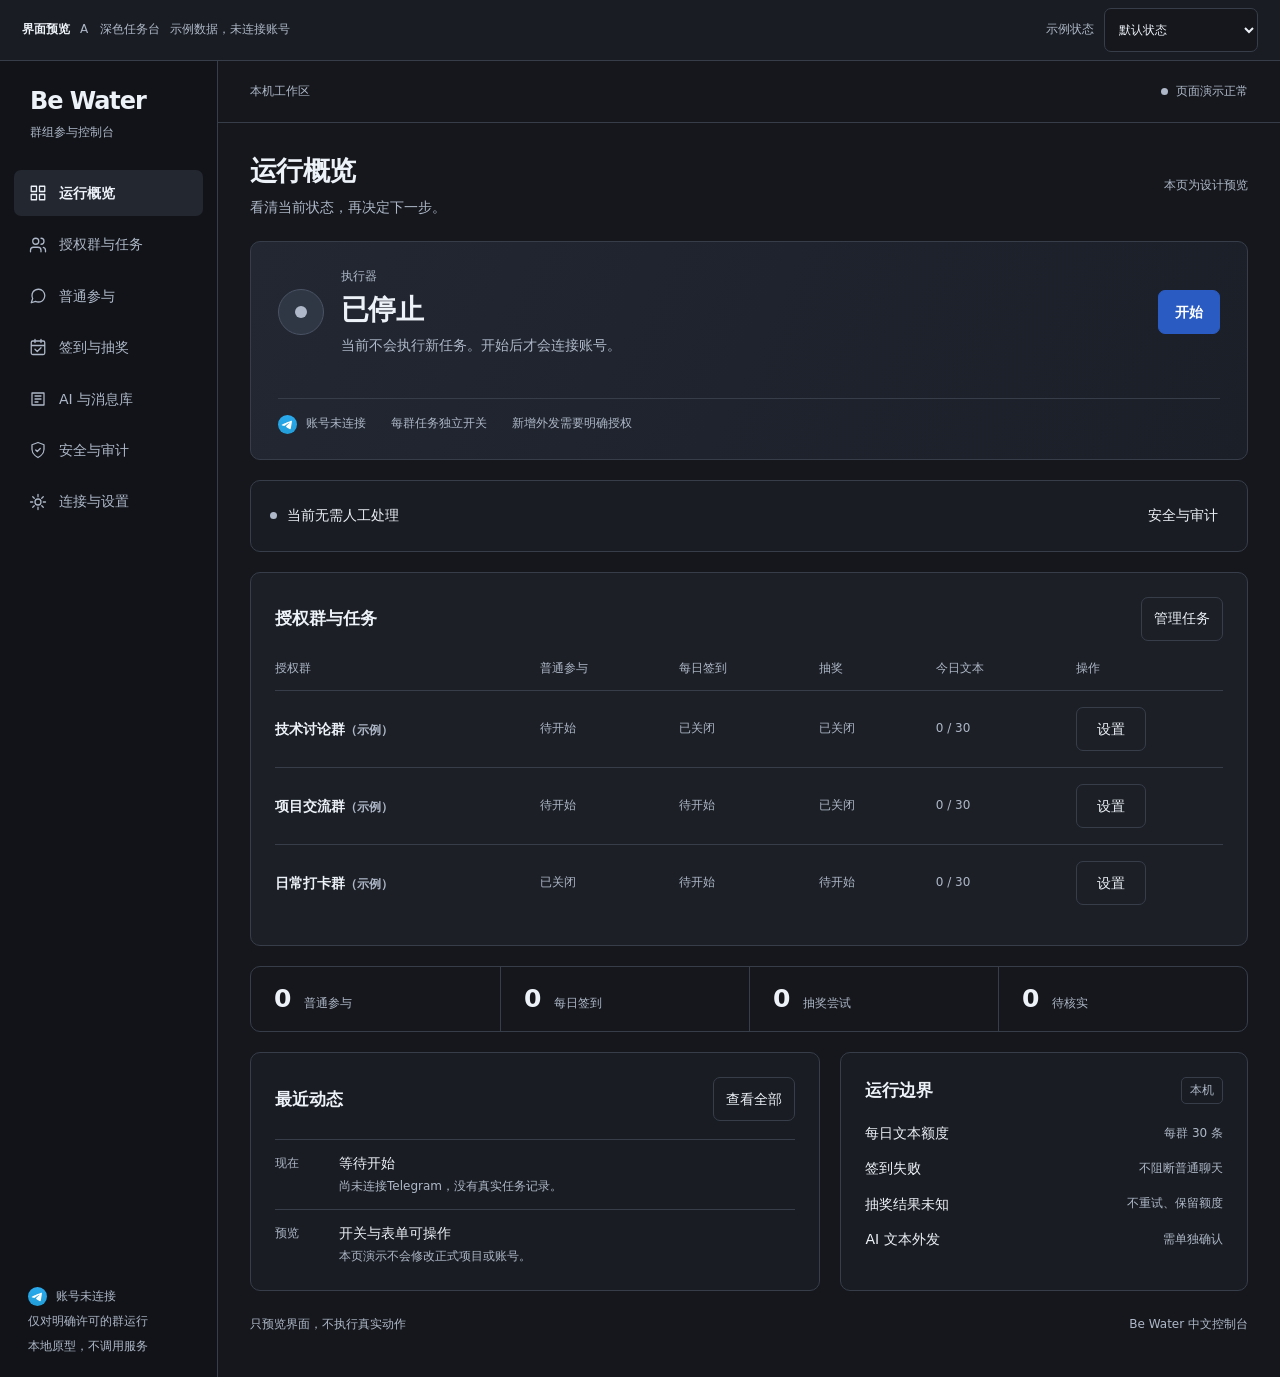
<file: design-demos/dir-1.html>
<!doctype html>
<html lang="zh-CN"><head><meta charset="utf-8"><meta name="viewport" content="width=device-width,initial-scale=1"><meta name="color-scheme" content="light dark"><title>Be Water · 深色任务台</title>
<!-- 本页是待选界面方向；内容依据现有七个功能入口。群名称和开关为示例，计数为零，不调用API、不读取配置、不代表真实运行；形态由独立三类任务与明确的外发控制边界推导。未获用户选择前不应用到正式界面。 -->
<style>
:root{--bg:#15171c;--surface:#1c1f26;--surface-raised:#232730;--surface-muted:#191c22;--foreground:#edf1f8;--muted:#aeb8c8;--border:#373e4a;--accent:#295bc2;--accent-soft:#233657;--on-accent:#fff;--good:#9ad7bc;--good-bg:#193e31;--warn:#ffdba2;--warn-bg:#49351b;--radius:10px;--control-radius:7px;--sidebar:218px;font-family:"Segoe UI","Microsoft YaHei UI","Microsoft YaHei",system-ui,sans-serif;font-size:14px;line-height:1.6;color-scheme:dark}
*{box-sizing:border-box}[hidden]{display:none!important}body{margin:0;background:var(--bg);color:var(--foreground)}button,input,select,textarea{font:inherit}button,a,label,input,select{-webkit-tap-highlight-color:transparent}button{cursor:pointer}button:disabled{opacity:.48;cursor:not-allowed}button,input,select,textarea{color:var(--foreground)}button{min-height:44px;padding:10px 16px;border:1px solid var(--border);border-radius:var(--control-radius);background:var(--surface)}button:hover:not(:disabled){background:var(--surface-raised)}button.primary{background:var(--accent);color:var(--on-accent);border-color:var(--accent);font-weight:650}button.primary:hover{filter:brightness(1.1)}button.ghost{background:transparent}button.danger{color:var(--foreground);border-color:var(--border)}button.danger:hover{background:var(--surface-raised)}button:focus-visible,a:focus-visible,input:focus-visible,select:focus-visible,textarea:focus-visible{outline:3px solid var(--focus,#94baff);outline-offset:3px}a{color:var(--link,#a9c6ff);text-underline-offset:3px}button svg{flex:none}svg.icon{width:18px;height:18px;fill:none;stroke:currentColor;stroke-width:1.7;stroke-linecap:round;stroke-linejoin:round}h1,h2,h3,p{margin:0}h1{font-size:27px;line-height:1.3;letter-spacing:-.025em;font-weight:650}h2{font-size:17px;line-height:1.45;font-weight:650}h3{font-size:15px;font-weight:650}p{font-size:14px}.muted{color:var(--muted)}.small,.eyebrow{font-size:12px;color:var(--muted)}.strong{font-weight:650}.preview{min-height:52px;padding:8px 22px;border-bottom:1px solid var(--border);display:flex;align-items:center;justify-content:space-between;gap:16px;background:var(--surface-muted)}.preview-label{display:flex;align-items:center;gap:10px;font-size:12px;color:var(--muted)}.preview-label b{font-weight:650;color:var(--foreground)}.preview-controls{display:flex;align-items:center;gap:10px}.preview-controls label{font-size:12px;color:var(--muted)}.preview-controls select{min-height:44px;width:154px;padding:5px 10px;font-size:12px}.shell{display:grid;grid-template-columns:var(--sidebar) minmax(0,1fr);min-height:calc(100vh - 52px)}.sidebar{border-right:1px solid var(--border);padding:26px 14px 20px;display:flex;flex-direction:column;background:var(--surface-muted)}.brand{font-size:24px;letter-spacing:-.045em;font-weight:650;line-height:1.2}.brand-sub{color:var(--muted);font-size:12px;margin-top:7px;letter-spacing:0}.sidebar .brand-wrap{padding:0 16px 28px}.navigation{display:grid;gap:5px}.nav-item{display:flex;align-items:center;gap:12px;width:100%;min-height:46px;text-align:left;padding:11px 14px;background:transparent;border:1px solid transparent;color:var(--muted);white-space:nowrap}.nav-item[aria-current=page]{color:var(--foreground);background:var(--surface-raised);font-weight:600}.nav-item:hover{color:var(--foreground)}.sidebar-foot{margin-top:auto;padding:36px 14px 0;font-size:12px;color:var(--muted)}.sidebar-foot p{font-size:12px;margin-top:6px}.platform{display:flex;gap:9px;align-items:center}.platform img{width:19px;height:19px}.workspace{min-width:0}.appbar{min-height:76px;display:flex;align-items:center;justify-content:space-between;padding:14px 32px;border-bottom:1px solid var(--border);gap:18px}.appbar .location{display:flex;align-items:center;gap:12px}.appbar .location strong{font-size:14px}.connection{display:flex;gap:8px;align-items:center;color:var(--muted);font-size:12px}.dot{width:7px;height:7px;border-radius:50%;background:var(--muted);display:inline-block;flex:none}.controls{display:flex;align-items:center;gap:10px;flex-wrap:wrap}.workspace main{max-width:1500px;margin:auto;padding:30px 32px 42px}.page-head{display:flex;align-items:center;justify-content:space-between;gap:20px;margin-bottom:23px}.page-head p{color:var(--muted);margin-top:8px}.page-head .head-meta{font-size:12px;color:var(--muted);white-space:nowrap}.section-stack{display:grid;gap:20px}.panel{padding:24px;border:1px solid var(--border);border-radius:var(--radius);background:var(--surface);min-width:0}.panel-title{display:flex;align-items:center;justify-content:space-between;gap:16px;margin-bottom:18px}.panel-title button{padding:7px 12px;background:transparent}.panel-title p{color:var(--muted);margin-top:5px}.status-panel{display:grid;grid-template-columns:minmax(0,1fr) auto;align-items:center;gap:22px;padding:25px 27px}.engine{display:flex;align-items:center;gap:17px}.engine-indicator{width:46px;height:46px;border:1px solid var(--border);background:var(--surface-raised);display:grid;place-items:center;border-radius:50%}.engine-indicator span{width:12px;height:12px;background:var(--muted);border-radius:50%}.engine-state{font-size:28px;letter-spacing:-.025em;line-height:1.3;font-weight:650}.engine-note{margin-top:6px;color:var(--muted);font-size:14px}.state-label{font-size:12px;color:var(--muted);margin-bottom:5px}.state-running .engine-indicator span{background:var(--good)}.state-paused .engine-indicator span{background:var(--warn)}.minor-status{margin-top:20px;display:flex;align-items:center;gap:25px;border-top:1px solid var(--border);padding-top:15px;grid-column:1/-1;color:var(--muted);font-size:12px}.minor-status .platform{font-size:12px}.summary-strip{display:grid;grid-template-columns:repeat(4,1fr);border:1px solid var(--border);border-radius:var(--radius);background:var(--surface-muted)}.summary-item{padding:17px 23px;display:flex;gap:13px;align-items:baseline;min-width:0}.summary-item+.summary-item{border-left:1px solid var(--border)}.summary-item strong{font-size:25px;line-height:1.2;font-weight:600;font-variant-numeric:tabular-nums;letter-spacing:-.03em}.summary-item span{font-size:12px;color:var(--muted)}.attention{display:flex;align-items:center;justify-content:space-between;gap:16px;border:1px solid var(--border);border-radius:var(--radius);padding:13px 19px;background:var(--surface-muted)}.attention .message{display:flex;align-items:center;gap:10px;flex-wrap:wrap;font-size:14px}.attention button{border:0;background:transparent;padding:7px 10px;font-size:14px}.attention-alert{background:var(--warn-bg);color:var(--warn);border-color:var(--warn)}.attention-alert button{color:inherit}.attention-alert p{margin-top:5px}.badge{display:inline-flex;align-items:center;gap:6px;border:1px solid var(--border);border-radius:5px;font-size:12px;padding:3px 8px;white-space:nowrap;color:var(--muted)}.badge.warn{background:var(--warn-bg);color:var(--warn);border-color:var(--warn)}.badge.good{background:var(--good-bg);color:var(--good);border-color:var(--good)}.badge .dot{width:5px;height:5px}.task-table{width:100%;border-collapse:collapse;font-size:14px}.task-table th{font-size:12px;font-weight:500;color:var(--muted);text-align:left;padding:0 12px 12px;border-bottom:1px solid var(--border)}.task-table td{padding:16px 12px;border-bottom:1px solid var(--border);vertical-align:middle}.task-table tr:last-child td{border-bottom:0}.task-table th:first-child,.task-table td:first-child{padding-left:0}.task-table th:last-child,.task-table td:last-child{padding-right:0}.group-name{font-weight:600;font-size:14px;display:block}.group-meta{font-size:12px;color:var(--muted);margin-top:4px}.task-table .task-value{font-size:12px;color:var(--muted)}.task-table .quota{font-size:12px;color:var(--muted);font-variant-numeric:tabular-nums}.row-action{min-width:70px;padding:7px 12px;background:transparent}.overview-bottom{display:grid;grid-template-columns:1.4fr 1fr;gap:20px}.event-row{display:grid;grid-template-columns:48px 1fr;gap:16px;padding:12px 0;border-top:1px solid var(--border)}.event-row:first-child{border-top:0;padding-top:0}.event-row:last-child{padding-bottom:0}.event-time{color:var(--muted);font-size:12px;padding-top:2px;font-variant-numeric:tabular-nums}.event-row p{font-size:14px}.event-row small{font-size:12px;color:var(--muted)}.safety-rows{display:grid;gap:13px}.safety-row{display:flex;justify-content:space-between;align-items:center;gap:16px;font-size:14px}.safety-row span:last-child{color:var(--muted);font-size:12px}.form-grid{display:grid;grid-template-columns:repeat(2,minmax(0,1fr));gap:20px}.form-grid label,.field{display:grid;gap:8px;font-size:14px;color:var(--foreground)}input,select,textarea{width:100%;min-height:44px;border:1px solid var(--border);border-radius:var(--control-radius);padding:10px 12px;background:var(--bg)}textarea{resize:vertical;line-height:1.8;min-height:150px}input::placeholder,textarea::placeholder{color:var(--muted);opacity:1}.field-help{font-size:12px;color:var(--muted);margin-top:5px}.form-footer{display:flex;align-items:center;gap:16px;flex-wrap:wrap;margin-top:24px}.form-footer p{font-size:12px;color:var(--muted)}.form-error{color:var(--warn);background:var(--warn-bg);padding:12px 15px;border-radius:6px;margin:16px 0 0;font-size:14px}.choice-row{display:flex;align-items:center;justify-content:space-between;padding:15px 0;gap:20px;border-bottom:1px solid var(--border)}.choice-row:last-child{border-bottom:0}.choice-row small{font-size:12px;color:var(--muted)}.switch{position:relative;display:inline-flex;align-items:center;justify-content:center;gap:10px;min-height:44px;min-width:52px;cursor:pointer;font-size:14px;flex:none}.switch input{position:absolute;opacity:0;width:44px;height:44px;left:0;top:0;margin:0;cursor:pointer;min-height:0}.switch-track{width:34px;height:19px;border-radius:20px;border:1px solid var(--border);background:var(--surface-raised);position:relative;transition:background .16s;pointer-events:none}.switch-track:after{content:"";position:absolute;width:13px;height:13px;background:var(--muted);border-radius:50%;left:2px;top:2px;transition:transform .16s}.switch input:checked+.switch-track{background:var(--accent);border-color:var(--accent)}.switch input:checked+.switch-track:after{transform:translateX(15px);background:#fff}.switch input:focus-visible+.switch-track{outline:3px solid var(--focus,#94baff);outline-offset:4px}.group-editor{border:1px solid var(--border);border-radius:var(--radius);padding:20px;margin-top:15px;background:var(--surface-muted)}.group-editor-head{display:flex;justify-content:space-between;align-items:center;gap:15px;margin-bottom:14px}.group-flags{display:grid;grid-template-columns:repeat(3,1fr);gap:15px}.group-flags .flag{display:flex;align-items:center;justify-content:space-between;border-top:1px solid var(--border);padding:8px 0;font-size:14px;gap:12px}.search{max-width:300px}.empty{min-height:120px;display:flex;flex-direction:column;justify-content:center;align-items:flex-start;gap:7px}.empty strong{font-size:16px}.empty p{color:var(--muted)}.flow-note{font-size:12px;color:var(--muted);padding-top:15px}.content-view{animation:appear .16s ease-out}.lane-grid{display:grid;grid-template-columns:repeat(3,minmax(0,1fr));gap:16px}.lane{border:1px solid var(--border);border-radius:var(--radius);background:var(--surface);padding:22px}.lane-head{display:flex;align-items:center;gap:11px;padding-bottom:18px;border-bottom:1px solid var(--border)}.lane-symbol{width:36px;height:36px;background:var(--surface-raised);border-radius:8px;display:grid;place-items:center}.lane-head h2{font-size:17px}.lane-head p{font-size:12px;color:var(--muted);margin-top:3px}.lane-body{display:grid;gap:0;margin-top:8px}.lane-item{padding:15px 0;border-bottom:1px solid var(--border);font-size:14px}.lane-item:last-child{border-bottom:0}.lane-item .group-meta{margin-top:7px}.lane-footer{margin-top:17px;display:flex;align-items:center;justify-content:space-between;font-size:12px;color:var(--muted)}.lane-footer button{font-size:14px;padding:8px 10px}.page-note{margin-top:20px;color:var(--muted);font-size:12px}.full-width{grid-column:1/-1}.info-line{display:flex;align-items:center;justify-content:space-between;gap:16px;padding:13px 0;border-bottom:1px solid var(--border);font-size:14px}.info-line span:last-child{color:var(--muted);font-size:12px}.info-line:last-child{border-bottom:0}dialog{color:var(--foreground);background:var(--surface);border:1px solid var(--border);border-radius:12px;padding:28px;width:min(480px,calc(100vw - 32px));box-shadow:0 24px 100px #0006}dialog::backdrop{background:#0008}dialog h2{font-size:21px;margin-bottom:13px}dialog p{line-height:1.8;color:var(--muted)}dialog .controls{justify-content:flex-end;margin-top:24px}dialog input{margin-top:15px}dialog .dialog-error{color:var(--warn);font-size:14px;margin-top:10px}#toast{position:fixed;bottom:24px;left:50%;transform:translateX(-50%);padding:13px 20px;max-width:calc(100vw - 30px);background:var(--foreground);color:var(--bg);border-radius:8px;font-size:14px;box-shadow:0 6px 25px #0003;z-index:100}.field-unit{position:relative}.field-unit input{padding-right:42px}.field-unit span{position:absolute;right:13px;top:10px;color:var(--muted);font-size:14px}.list-toolbar{display:flex;align-items:center;justify-content:space-between;gap:16px;padding-bottom:16px;margin-bottom:4px;border-bottom:1px solid var(--border)}.list-toolbar h2{font-size:17px}.light-list{display:grid}.list-group{display:grid;grid-template-columns:minmax(150px,1.3fr) minmax(220px,1fr) 100px;gap:22px;padding:21px 0;align-items:center;border-bottom:1px solid var(--border)}.list-group:last-child{border-bottom:0}.inline-tasks{display:flex;gap:14px;justify-content:space-between}.inline-tasks div{display:grid;gap:5px}.inline-tasks span{font-size:12px;color:var(--muted)}.inline-tasks strong{font-size:14px;font-weight:500}.inline-state{color:var(--muted);font-size:12px;text-align:right}.page-footer{display:flex;justify-content:space-between;gap:15px;margin-top:24px;color:var(--muted);font-size:12px}@keyframes appear{from{opacity:.4;transform:translateY(3px)}to{opacity:1;transform:none}}@media(prefers-reduced-motion:reduce){*,*:before,*:after{animation:none!important;transition:none!important}}@media(max-width:1100px){.workspace main{padding:24px}.appbar{padding:14px 24px}.task-table .optional{display:none}.lane-grid{gap:12px}.lane{padding:18px}.summary-item{padding:15px 18px;flex-wrap:wrap;gap:6px}}@media(max-width:760px){.preview{padding:10px 16px;align-items:flex-start;gap:10px;flex-direction:column}.preview-controls{width:100%;justify-content:space-between}.preview-controls select{min-height:44px;width:180px}.shell{display:block}.sidebar{padding:18px 16px 8px;border-right:0;border-bottom:1px solid var(--border)}.sidebar .brand-wrap{padding:0 0 15px}.brand{font-size:22px}.sidebar .brand-sub{display:none}.navigation{display:flex;gap:4px;overflow-x:auto;padding-bottom:5px}.nav-item{width:auto;flex:none;min-height:44px;padding:9px 12px}.nav-item svg{display:none}.sidebar-foot{display:none}.appbar{padding:12px 16px;min-height:64px}.appbar .location .location-sub{display:none}.appbar .connection{max-width:160px}.workspace main{padding:23px 16px}.page-head{align-items:flex-start;margin-bottom:20px}.page-head .head-meta{display:none}h1{font-size:24px}.page-head p{font-size:14px;margin-top:7px}.panel{padding:18px}.status-panel{grid-template-columns:1fr;gap:18px;padding:21px}.status-panel>.controls{padding-top:0;gap:8px}.status-panel>.controls button{flex:1}.engine{gap:13px}.engine-state{font-size:27px}.minor-status{flex-wrap:wrap;gap:12px;margin-top:0;padding-top:14px}.summary-strip{grid-template-columns:repeat(2,1fr)}.summary-item{display:flex;padding:15px 18px;gap:11px}.summary-item:nth-child(3){border-left:0}.summary-item:nth-child(n+3){border-top:1px solid var(--border)}.summary-item strong{font-size:24px}.summary-item span{font-size:12px}.attention{padding:11px 15px;align-items:flex-start}.attention .message{font-size:14px}.attention button{padding:7px 0;flex:none}.overview-bottom{grid-template-columns:1fr;gap:16px}.panel-title{gap:10px}.task-table thead{display:none}.task-table,.task-table tbody{display:block}.task-table tr{display:grid;grid-template-columns:repeat(3,1fr);gap:7px 8px;border-bottom:1px solid var(--border);padding:17px 0}.task-table td{display:block;border:0;padding:0!important;min-width:0}.task-table td:first-child{grid-column:1/-1;margin-bottom:7px}.task-table td:last-child{grid-column:3;grid-row:2;text-align:right}.task-table .quota{grid-column:1/3}.task-table .task-value:before{content:attr(data-label);display:block;color:var(--muted);font-size:12px;margin-bottom:3px}.task-table .task-value[data-label=抽奖]{grid-column:1/3}.task-table .optional{display:none}.task-table .row-action{min-height:44px}.form-grid{grid-template-columns:1fr;gap:18px}.full-width{grid-column:auto}.group-editor{padding:16px}.group-editor-head{align-items:flex-start}.group-flags{gap:10px}.group-flags .flag{display:grid;gap:2px}.group-flags .switch{justify-content:flex-start}.panel-title .search{max-width:140px}.lane-grid{grid-template-columns:1fr}.lane{padding:20px}.list-group{grid-template-columns:1fr;gap:15px}.inline-tasks{justify-content:flex-start;gap:30px}.inline-state{text-align:left}.page-footer{display:grid;gap:5px}.event-row{gap:12px}.controls .primary{min-width:92px}.form-footer{gap:12px}.form-footer p{flex-basis:100%}}

@media(max-width:760px){body{font-size:16px}.page-head p,.engine-note,.attention .message,.event-row p,.empty p,.safety-row,.info-line,.group-name,.lane-item,.inline-tasks strong,.form-grid label,.field,button,input,textarea{font-size:16px}.attention-alert{flex-direction:column;align-items:stretch}.attention-alert .controls{justify-content:space-between}.attention-alert p{font-size:16px}.page-head p{line-height:1.6}.panel-title button,.lane-footer button{font-size:14px}}

.mobile-navigation{display:none}.lane{display:flex;flex-direction:column}.lane-footer{margin-top:auto;padding-top:20px}.appbar{min-height:62px}
@media(max-width:760px){.sidebar .navigation{display:none}.mobile-navigation{display:grid;grid-template-columns:40px minmax(0,1fr);gap:12px;align-items:center;padding:0 0 8px}.mobile-navigation label{font-size:14px;color:var(--muted)}.mobile-navigation select{font-size:16px}.sidebar .brand-wrap{padding-bottom:18px}.appbar{min-height:55px}.task-table .task-value{padding-top:2px!important}}

.sidebar{background:#111318}.appbar .location-sub{color:var(--muted);font-size:12px;border-left:1px solid var(--border);padding-left:12px}.status-panel{background:linear-gradient(115deg,#222732,#1b1f28)}.status-panel .engine-indicator{border-color:#4a5364;background:#303744}.summary-strip{background:transparent}.task-table tbody tr:hover{background:#ffffff03}.panel-title button{color:var(--link)}.status-panel .engine-note{max-width:490px}.overview-bottom .panel{background:var(--surface-muted)}</style></head><body>
<div class="preview"><div class="preview-label"><b>界面预览</b><span>A　深色任务台</span><span>示例数据，未连接账号</span></div><div class="preview-controls"><label for="scenario">示例状态</label><select id="scenario"><option value="normal">默认状态</option><option value="unknown">结果未知示例</option><option value="offline">连接中断示例</option></select></div></div>
<div class="shell"><aside class="sidebar"><div class="brand-wrap"><div class="brand">Be Water</div><div class="brand-sub">群组参与控制台</div></div><nav class="navigation" aria-label="主要功能"><button class="nav-item" data-view="overview" aria-current="page"><svg class="icon" aria-hidden="true" viewBox="0 0 24 24"><path d="M3 3h7v7H3z M14 3h7v7h-7z M3 14h7v7H3z M14 14h7v7h-7z"></path></svg><span>运行概览</span></button><button class="nav-item" data-view="groups" aria-current="false"><svg class="icon" aria-hidden="true" viewBox="0 0 24 24"><path d="M16 21v-2a4 4 0 0 0-4-4H6a4 4 0 0 0-4 4v2 M16 3a4 4 0 0 1 0 8 M22 21v-2a4 4 0 0 0-3-3.87 M13 7a4 4 0 1 1-8 0 4 4 0 0 1 8 0"></path></svg><span>授权群与任务</span></button><button class="nav-item" data-view="chat" aria-current="false"><svg class="icon" aria-hidden="true" viewBox="0 0 24 24"><path d="M21 11.5a8.4 8.4 0 0 1-.9 3.8 8.5 8.5 0 0 1-7.6 4.7 8.4 8.4 0 0 1-3.8-.9L3 21l1.9-5.7a8.4 8.4 0 0 1-.9-3.8 8.5 8.5 0 0 1 4.7-7.6 8.4 8.4 0 0 1 3.8-.9h.5a8.5 8.5 0 0 1 8 8v.5"></path></svg><span>普通参与</span></button><button class="nav-item" data-view="lottery" aria-current="false"><svg class="icon" aria-hidden="true" viewBox="0 0 24 24"><path d="M8 2v4 M16 2v4 M3 10h18 M5 4h14a2 2 0 0 1 2 2v14a2 2 0 0 1-2 2H5a2 2 0 0 1-2-2V6a2 2 0 0 1 2-2 M8 15l3 3 5-5"></path></svg><span>签到与抽奖</span></button><button class="nav-item" data-view="content" aria-current="false"><svg class="icon" aria-hidden="true" viewBox="0 0 24 24"><path d="M4 4h16v16H4z M8 8h8 M8 12h8 M8 16h4"></path></svg><span>AI 与消息库</span></button><button class="nav-item" data-view="audit" aria-current="false"><svg class="icon" aria-hidden="true" viewBox="0 0 24 24"><path d="M12 22s8-4 8-11V5l-8-3-8 3v6c0 7 8 11 8 11 M9 12l2 2 4-4"></path></svg><span>安全与审计</span></button><button class="nav-item" data-view="settings" aria-current="false"><svg class="icon" aria-hidden="true" viewBox="0 0 24 24"><path d="M12 8a4 4 0 1 0 0 8 4 4 0 0 0 0-8 M12 2v3 M12 19v3 M2 12h3 M19 12h3 M5 5l2 2 M17 17l2 2 M5 19l2-2 M17 7l2-2"></path></svg><span>连接与设置</span></button></nav><div class="mobile-navigation"><label for="mobile-view">页面</label><select id="mobile-view" aria-label="选择页面"><option value="overview">运行概览</option><option value="groups">授权群与任务</option><option value="chat">普通参与</option><option value="lottery">签到与抽奖</option><option value="content">AI 与消息库</option><option value="audit">安全与审计</option><option value="settings">连接与设置</option></select></div><div class="sidebar-foot"><div class="platform"><img src="[data-uri]" alt="Telegram"><span>账号未连接</span></div><p>仅对明确许可的群运行</p><p>本地原型，不调用服务</p></div></aside><div class="workspace"><header class="appbar"><div class="location"><span class="small">本机工作区</span><strong id="breadcrumb" hidden>运行概览</strong></div><span class="connection"><span class="dot"></span><span id="connection-label">页面演示正常</span></span></header><main><section data-page="overview" class="content-view"><div class="page-head"><div><h1>运行概览</h1><p>看清当前状态，再决定下一步。</p></div><span class="head-meta">本页为设计预览</span></div><div class="section-stack"><section class="panel status-panel"><div class="engine"><div class="engine-indicator" aria-hidden="true"><span></span></div><div><p class="state-label">执行器</p><p class="engine-state" id="engine-state">已停止</p><p class="engine-note" id="engine-note">当前不会执行新任务。开始后才会连接账号。</p></div></div><div class="controls"><button class="primary" data-action="start">开始</button><button data-action="pause" hidden>暂停</button><button class="danger" data-action="stop" hidden>停止</button></div><div class="minor-status"><span class="platform"><img src="[data-uri]" alt="Telegram"><span>账号未连接</span></span><span>每群任务独立开关</span><span>新增外发需要明确授权</span></div></section><div class="attention" id="attention-normal"><div class="message"><span class="dot"></span>当前无需人工处理</div><button data-view="audit">安全与审计</button></div><div class="attention attention-alert" id="attention-unknown" hidden><div><strong>项目交流群的抽奖结果未知（示例）</strong><p>仅冻结该群抽奖，不自动重试；聊天和签到不受影响。</p></div><div class="controls"><button data-review>查看原消息</button><button data-recover>核实后恢复</button></div></div><div class="attention attention-alert" id="offline-note" hidden><p>页面连接中断不等于后台停止。此处仅演示提醒，没有真实后台。</p></div><section class="panel"><div class="panel-title"><h2>授权群与任务</h2><button data-view="groups">管理任务</button></div><table class="task-table"><thead><tr><th>授权群</th><th>普通参与</th><th>每日签到</th><th>抽奖</th><th class="optional">今日文本</th><th>操作</th></tr></thead><tbody><tr><td><span class="group-name">技术讨论群<span class="small">（示例）</span></span></td><td class="task-value" data-label="聊天"><span class=group-current>待开始</span></td><td class="task-value" data-label="签到">已关闭</td><td class="task-value" data-label="抽奖">已关闭</td><td class="quota optional">0 / 30</td><td><button class="row-action" data-view="groups">设置</button></td></tr><tr><td><span class="group-name">项目交流群<span class="small">（示例）</span></span></td><td class="task-value" data-label="聊天"><span class=group-current>待开始</span></td><td class="task-value" data-label="签到">待开始</td><td class="task-value" data-label="抽奖">已关闭</td><td class="quota optional">0 / 30</td><td><button class="row-action" data-view="groups">设置</button></td></tr><tr><td><span class="group-name">日常打卡群<span class="small">（示例）</span></span></td><td class="task-value" data-label="聊天">已关闭</td><td class="task-value" data-label="签到">待开始</td><td class="task-value" data-label="抽奖">待开始</td><td class="quota optional">0 / 30</td><td><button class="row-action" data-view="groups">设置</button></td></tr></tbody></table></section><div class="summary-strip"><div class="summary-item"><strong>0</strong><span>普通参与</span></div><div class="summary-item"><strong>0</strong><span>每日签到</span></div><div class="summary-item"><strong>0</strong><span>抽奖尝试</span></div><div class="summary-item"><strong data-pending>0</strong><span>待核实</span></div></div><div class="overview-bottom"><section class="panel"><div class="panel-title"><h2>最近动态</h2><button data-view="audit">查看全部</button></div><div class="event-row"><span class="event-time">现在</span><div><p>等待开始</p><small>尚未连接Telegram，没有真实任务记录。</small></div></div><div class="event-row"><span class="event-time">预览</span><div><p>开关与表单可操作</p><small>本页演示不会修改正式项目或账号。</small></div></div></section><section class="panel"><div class="panel-title"><h2>运行边界</h2><span class="badge">本机</span></div><div class="safety-rows"><div class="safety-row"><span>每日文本额度</span><span>每群 30 条</span></div><div class="safety-row"><span>签到失败</span><span>不阻断普通聊天</span></div><div class="safety-row"><span>抽奖结果未知</span><span>不重试、保留额度</span></div><div class="safety-row"><span>AI 文本外发</span><span>需单独确认</span></div></div></section></div></div></section><section data-page="groups" hidden><div class="page-head"><div><h1>授权群与任务</h1><p>每群分别选择任务，未获许可的群不运行。</p></div></div><section class="panel"><div class="panel-title"><h2>示例群组</h2><input id="group-search" class="search" placeholder="查找示例群" aria-label="查找示例群"></div><article class="group-editor" data-name="技术讨论群"><div class="group-editor-head"><div><h2>技术讨论群<span class="small">（示例）</span></h2><p class="group-meta">示例开关不代表真实群已获授权</p></div><span class="badge">待开始</span></div><div class="group-flags"><div class="flag"><span>普通参与</span><label class="switch"><input type="checkbox" role="switch" aria-label="技术讨论群普通参与" data-group-switch="0:0" checked><span class="switch-track"></span></label></div><div class="flag"><span>每日签到</span><label class="switch"><input type="checkbox" role="switch" aria-label="技术讨论群每日签到" data-group-switch="0:1" ><span class="switch-track"></span></label></div><div class="flag"><span>抽奖参与</span><label class="switch"><input type="checkbox" role="switch" aria-label="技术讨论群抽奖参与" data-group-switch="0:2" ><span class="switch-track"></span></label></div></div></article><article class="group-editor" data-name="项目交流群"><div class="group-editor-head"><div><h2>项目交流群<span class="small">（示例）</span></h2><p class="group-meta">示例开关不代表真实群已获授权</p></div><span class="badge">待开始</span></div><div class="group-flags"><div class="flag"><span>普通参与</span><label class="switch"><input type="checkbox" role="switch" aria-label="项目交流群普通参与" data-group-switch="1:0" checked><span class="switch-track"></span></label></div><div class="flag"><span>每日签到</span><label class="switch"><input type="checkbox" role="switch" aria-label="项目交流群每日签到" data-group-switch="1:1" checked><span class="switch-track"></span></label></div><div class="flag"><span>抽奖参与</span><label class="switch"><input type="checkbox" role="switch" aria-label="项目交流群抽奖参与" data-group-switch="1:2" ><span class="switch-track"></span></label></div></div></article><article class="group-editor" data-name="日常打卡群"><div class="group-editor-head"><div><h2>日常打卡群<span class="small">（示例）</span></h2><p class="group-meta">示例开关不代表真实群已获授权</p></div><span class="badge">待开始</span></div><div class="group-flags"><div class="flag"><span>普通参与</span><label class="switch"><input type="checkbox" role="switch" aria-label="日常打卡群普通参与" data-group-switch="2:0" ><span class="switch-track"></span></label></div><div class="flag"><span>每日签到</span><label class="switch"><input type="checkbox" role="switch" aria-label="日常打卡群每日签到" data-group-switch="2:1" checked><span class="switch-track"></span></label></div><div class="flag"><span>抽奖参与</span><label class="switch"><input type="checkbox" role="switch" aria-label="日常打卡群抽奖参与" data-group-switch="2:2" checked><span class="switch-track"></span></label></div></div></article><div class="form-footer"><button class="primary" data-save>保存预览开关</button><p>只保留本页演示状态，不改真实授权。</p></div></section></section><section data-page="chat" hidden><div class="page-head"><div><h1>普通参与</h1><p>额度是上限，不会强迫发满。</p></div></div><form id="chat-form" class="panel preview-form" novalidate><div class="panel-title"><h2>参与策略</h2><span class="badge">全群共用参数</span></div><div class="form-grid"><label>每日文本额度<div class="field-unit"><input type="number" name="daily_limit" value="30" min="1" max="1000"><span>条</span></div></label><label>冷场阈值<div class="field-unit"><input type="number" value="10" min="1"><span>分</span></div></label><label>问题回复概率<div class="field-unit"><input type="number" value="70" min="0" max="100"><span>%</span></div></label><label>讨论回复概率<div class="field-unit"><input type="number" value="15" min="0" max="100"><span>%</span></div></label><label>回复等待最短<input type="number" value="20" min="0"></label><label>回复等待最长<input type="number" value="90" min="0"></label></div><p class="field-help">等待期间仍会观察新消息，话题变化会取消旧候选。</p><p class="form-error" role="alert" hidden></p><div class="form-footer"><button class="primary" type="submit">保存预览设置</button><p>参数仅用于此页展示。</p></div></form></section><section data-page="lottery" hidden><div class="page-head"><div><h1>签到与抽奖</h1><p>签到失败不阻断聊天，抽奖有独立安全边界。</p></div></div><div class="section-stack"><form class="panel preview-form"><div class="panel-title"><h2>扫描与参与</h2><span class="badge">上海自然日</span></div><div class="form-grid"><label>扫描间隔<div class="field-unit"><input type="number" value="60" min="15"><span>分</span></div></label><label>每群抽奖日上限<input type="number" value="10" min="1" max="50"></label><label>账号抽奖日上限<input type="number" value="30" min="1" max="200"></label><label>参与方式<select><option>受限自动参与，复杂条件转人工</option></select></label></div><p class="field-help">外链、加群、转发、关注、验证码和支付均不会自动执行。</p><div class="form-footer"><button class="primary" type="submit">保存预览设置</button></div></form><section class="panel"><div class="panel-title"><h2>抽奖记录</h2><span class="badge">0 条</span></div><div class="empty"><strong>还没有发现记录</strong><p>真实运行前不会显示成功参与或中奖结果。</p></div><button data-info="可用顶部的示例状态选择查看结果未知的界面。查看原消息与确认恢复始终是分开的操作。">了解未知结果处理</button></section></div></section><section data-page="content" hidden><div class="page-head"><div><h1>AI 与消息库</h1><p>AI 需要明确外发同意，消息库内容始终由你控制。</p></div></div><div class="section-stack"><section class="panel"><div class="panel-title"><h2>AI 内容生成</h2><span class="badge">未启用</span></div><p class="muted">此原型没有接入AI服务，不会上传文本或消耗额度。</p><div class="form-grid" style="margin-top:20px"><label>接口地址<input placeholder="请在正式应用中配置" autocomplete="off"></label><label>接口密钥<input type="password" placeholder="预览不需要密钥" autocomplete="off"></label></div><p class="field-help">请勿在设计原型中填写真实密钥。</p></section><form id="library-form" class="panel preview-form" novalidate><div class="panel-title"><h2>共享消息库</h2><span id="library-count" class="badge">2 条</span></div><label class="field">每行一条<textarea id="library-text">以下为演示文本，不会用于真实发送。
你可以编辑本页内容，查看保存反馈。</textarea></label><p class="field-help">句中逗号保留，不会把一条消息拆成多条。</p><p class="form-error" role="alert" hidden></p><div class="form-footer"><button class="primary" type="submit">保存预览内容</button><p>不会写入消息文件。</p></div></form></div></section><section data-page="audit" hidden><div class="page-head"><div><h1>安全与审计</h1><p>查看不等于确认恢复，结果未知不会自动重试。</p></div></div><div class="section-stack"><section class="panel"><div class="panel-title"><h2>保护状态</h2><span class="badge">没有真实账号</span></div><div class="info-line"><span>当前执行器</span><span>仅本页演示</span></div><div class="info-line"><span>平台连接</span><span>未连接Telegram</span></div><div class="info-line"><span>SQLite / 会话</span><span>原型不读取任何运行数据</span></div><div class="info-line"><span>结果未知处理</span><span>人工核实后独立恢复</span></div></section><section class="panel"><div class="panel-title"><h2>审计记录</h2><span class="badge">无数据</span></div><div class="empty"><strong>这里没有真实运行记录</strong><p>设计预览不读取账号、群名称、消息或历史数据库。</p></div><button data-info="正式应用的历史清理只能停止后人工执行；安全冻结不应被清理动作隐式解除。">了解历史清理边界</button></section></div></section><section data-page="settings" hidden><div class="page-head"><div><h1>连接与设置</h1><p>保存配置不会连接账号，开始才会进入真实运行。</p></div></div><form class="panel preview-form"><div class="panel-title"><h2>账号连接</h2><span class="badge">预览未连接</span></div><p class="muted" style="margin-bottom:22px">首次使用：填写账号设置，再到授权群确认许可，最后回到概览开始。这里不需要填写真实凭据。</p><div class="form-grid"><label>API ID<input type="text" placeholder="设计预览请留空" autocomplete="off"></label><label>API Hash<input type="password" placeholder="设计预览请留空" autocomplete="off"></label><label>手机号<input type="tel" placeholder="含国际区号，原型不需要填写" autocomplete="off"></label><label>代理类型<select><option>HTTP</option><option>SOCKS5</option><option>SOCKS4</option></select></label><label>代理地址<input placeholder="可选，留空不使用" autocomplete="off"></label><label>代理端口<input type="number" placeholder="可选"></label></div><div class="form-footer"><button class="primary" type="submit">保存预览设置</button><p>不会保存密钥、会话或正式配置。</p></div></form></section><footer class="page-footer"><span>只预览界面，不执行真实动作</span><span>Be Water 中文控制台</span></footer></main></div></div>
<dialog id="confirm-dialog" aria-labelledby="dialog-title"><h2 id="dialog-title"></h2><p id="dialog-text"></p><input id="confirm-phrase" aria-label="确认恢复" placeholder="输入：确认恢复" autocomplete="off" hidden><p id="dialog-error" class="dialog-error" role="alert" hidden>请输入“确认恢复”后再继续</p><div class="controls"><button id="dialog-cancel">取消</button><button id="dialog-confirm" class="primary">确认</button></div></dialog><div id="toast" role="status" aria-live="polite" hidden></div>
<script>
'use strict';
const preview={phase:'stopped',scenario:'normal',groups:[[true,false,false],[true,true,false],[false,true,true]],logs:[]};
const phases={stopped:['已停止','当前不会执行新任务。开始后才会连接账号。'],running:['运行中（演示）','仅模拟运行状态，没有连接账号或发送请求。'],paused:['已暂停（演示）','新的动作已暂停；本页没有真实后台。']};
let confirmAction=null,requirePhrase=false,toastTimer;
/** 显示本页操作反馈，不写入任何项目文件。 */
function toast(message){const target=document.querySelector('#toast');target.textContent=message;target.hidden=false;clearTimeout(toastTimer);toastTimer=setTimeout(()=>target.hidden=true,3200);}
/** 切换已有功能视图，不发起导航请求。 */
function showView(name){document.querySelectorAll('[data-page]').forEach(page=>page.hidden=page.dataset.page!==name);document.querySelectorAll('[data-view]').forEach(button=>button.setAttribute('aria-current',button.dataset.view===name?'page':'false'));const nav=document.querySelector('.nav-item[data-view="'+name+'"]');document.querySelector('#breadcrumb').textContent=nav?nav.textContent.trim():'运行概览';document.querySelector('#mobile-view').value=name;window.scrollTo({top:0,behavior:'instant'});}
/** 统一确认框，危险恢复必须输入确认文本。 */
function dialog(title,text,action=null,phrase=false){document.querySelector('#dialog-title').textContent=title;document.querySelector('#dialog-text').textContent=text;const input=document.querySelector('#confirm-phrase');input.hidden=!phrase;input.value='';requirePhrase=phrase;confirmAction=action;document.querySelector('#dialog-error').hidden=true;document.querySelector('#dialog-confirm').textContent=action?'确认':'已了解';document.querySelector('#dialog-cancel').hidden=!action;document.querySelector('#confirm-dialog').showModal();}
/** 把连接、执行器与待处理事项分别渲染。 */
function render(){const [state,note]=phases[preview.phase];document.querySelector('#engine-state').textContent=state;document.querySelector('#engine-note').textContent=note;document.querySelector('.status-panel').className='panel status-panel state-'+preview.phase;document.querySelectorAll('[data-action="start"]').forEach(button=>button.hidden=preview.phase!=='stopped');document.querySelectorAll('[data-action="pause"]').forEach(button=>{button.hidden=preview.phase==='stopped';button.textContent=preview.phase==='paused'?'恢复':'暂停';});document.querySelectorAll('[data-action="stop"]').forEach(button=>button.hidden=preview.phase==='stopped');document.querySelectorAll('.group-current').forEach(el=>el.textContent=preview.phase==='running'?'观察中（演示）':preview.phase==='paused'?'已暂停':'待开始');const unknown=preview.scenario==='unknown';document.querySelectorAll('[data-pending]').forEach(el=>el.textContent=unknown?'1':'0');document.querySelector('#attention-normal').hidden=unknown;document.querySelector('#attention-unknown').hidden=!unknown;document.querySelector('#offline-note').hidden=preview.scenario!=='offline';document.querySelector('#connection-label').textContent=preview.scenario==='offline'?'页面连接中断（示例）':'页面演示正常';document.querySelectorAll('[data-action="start"]').forEach(button=>button.disabled=preview.scenario==='offline');document.querySelectorAll('[data-group-switch]').forEach(input=>{const [group,task]=input.dataset.groupSwitch.split(':').map(Number);input.checked=preview.groups[group][task];});}
/** 只切换演示执行器，真实账号始终未连接。 */
function control(action){if(action==='start'){dialog('开始本页演示','这只是界面预览，确认后仅改变页面状态。不会连接Telegram、调用AI或发送消息。',()=>{preview.phase='running';render();toast('已开始界面演示，账号仍未连接');});}else if(action==='pause'){preview.phase=preview.phase==='paused'?'running':'paused';render();toast(preview.phase==='paused'?'演示已暂停':'演示已恢复');}else if(action==='stop'){dialog('停止本页演示','停止后保留本页示例设置。此页面没有真实后台任务。',()=>{preview.phase='stopped';render();toast('演示已停止');});}}
/** 各表单只校验与保留当前页面内容，不提交到API。 */
function saveForm(form){const error=form.querySelector('.form-error');if(error)error.hidden=true;if(form.id==='chat-form'){const value=Number(form.querySelector('[name="daily_limit"]').value);if(!Number.isInteger(value)||value<1||value>1000){error.textContent='每日文本额度必须是1–1000之间的整数';error.hidden=false;return;}}if(form.id==='library-form'){const value=document.querySelector('#library-text').value.trim();if(!value){error.textContent='请先输入消息，每行一条';error.hidden=false;return;}document.querySelector('#library-count').textContent=value.split(/\n/).filter(line=>line.trim()).length+' 条';}toast('已保留本页预览内容，未修改正式配置');}
/** 页面事件只响应当前原型中的明确选择。 */
function setup(){document.querySelector('#mobile-view').addEventListener('change',event=>showView(event.target.value));document.querySelectorAll('[data-view]').forEach(button=>button.addEventListener('click',()=>showView(button.dataset.view)));document.querySelectorAll('[data-action]').forEach(button=>button.addEventListener('click',()=>control(button.dataset.action)));document.querySelectorAll('[data-group-switch]').forEach(input=>input.addEventListener('change',()=>{const [group,task]=input.dataset.groupSwitch.split(':').map(Number);preview.groups[group][task]=input.checked;render();toast('已修改预览开关，未触及正式任务');}));document.querySelector('#scenario').addEventListener('change',event=>{preview.scenario=event.target.value;render();});document.querySelectorAll('form.preview-form').forEach(form=>form.addEventListener('submit',event=>{event.preventDefault();saveForm(form);}));document.querySelectorAll('[data-info]').forEach(button=>button.addEventListener('click',()=>dialog('功能说明',button.dataset.info)));document.querySelectorAll('[data-save]').forEach(button=>button.addEventListener('click',()=>toast('已保留本页预览内容，未修改正式配置')));document.querySelector('#dialog-cancel').addEventListener('click',()=>document.querySelector('#confirm-dialog').close());document.querySelector('#dialog-confirm').addEventListener('click',()=>{if(requirePhrase&&document.querySelector('#confirm-phrase').value!=='确认恢复'){document.querySelector('#dialog-error').hidden=false;return;}document.querySelector('#confirm-dialog').close();if(confirmAction)confirmAction();});document.querySelectorAll('[data-review]').forEach(button=>button.addEventListener('click',()=>dialog('查看原消息（演示）','这里只预览查看流程，不会真正打开Telegram；查看原消息不会解除抽奖冻结。')));document.querySelectorAll('[data-recover]').forEach(button=>button.addEventListener('click',()=>dialog('恢复该群抽奖（演示）','应先核对原消息和结果。恢复不会自动重试未知动作；这里只改变示例状态。',()=>{preview.scenario='normal';document.querySelector('#scenario').value='normal';render();toast('已恢复示例状态，没有执行平台操作');},true)));document.querySelector('#group-search').addEventListener('input',event=>{const value=event.target.value.trim();document.querySelectorAll('.group-editor').forEach(row=>row.hidden=!row.dataset.name.includes(value));});render();}
setup();
</script></body></html>
</file>
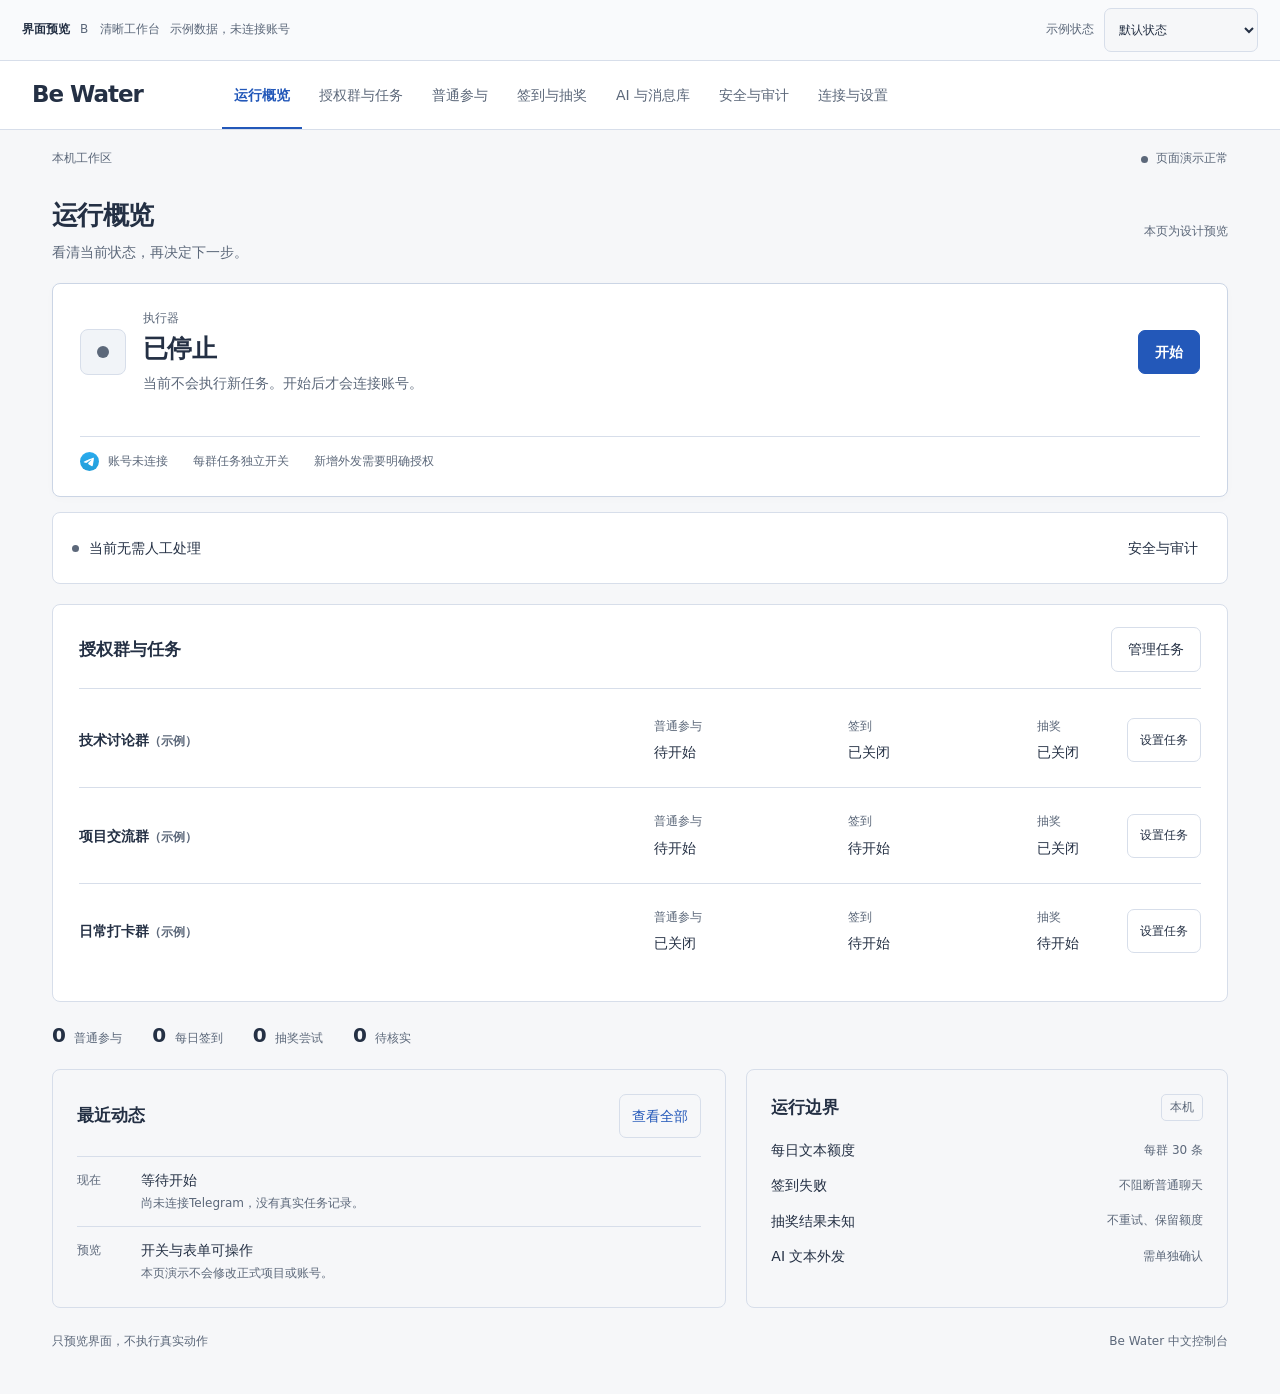
<file: design-demos/dir-2.html>
<!doctype html>
<html lang="zh-CN"><head><meta charset="utf-8"><meta name="viewport" content="width=device-width,initial-scale=1"><meta name="color-scheme" content="light dark"><title>Be Water · 清晰工作台</title>
<!-- 本页是待选界面方向；内容依据现有七个功能入口。群名称和开关为示例，计数为零，不调用API、不读取配置、不代表真实运行；形态由独立三类任务与明确的外发控制边界推导。未获用户选择前不应用到正式界面。 -->
<style>
:root{--bg:#15171c;--surface:#1c1f26;--surface-raised:#232730;--surface-muted:#191c22;--foreground:#edf1f8;--muted:#aeb8c8;--border:#373e4a;--accent:#295bc2;--accent-soft:#233657;--on-accent:#fff;--good:#9ad7bc;--good-bg:#193e31;--warn:#ffdba2;--warn-bg:#49351b;--radius:10px;--control-radius:7px;--sidebar:218px;font-family:"Segoe UI","Microsoft YaHei UI","Microsoft YaHei",system-ui,sans-serif;font-size:14px;line-height:1.6;color-scheme:dark}
*{box-sizing:border-box}[hidden]{display:none!important}body{margin:0;background:var(--bg);color:var(--foreground)}button,input,select,textarea{font:inherit}button,a,label,input,select{-webkit-tap-highlight-color:transparent}button{cursor:pointer}button:disabled{opacity:.48;cursor:not-allowed}button,input,select,textarea{color:var(--foreground)}button{min-height:44px;padding:10px 16px;border:1px solid var(--border);border-radius:var(--control-radius);background:var(--surface)}button:hover:not(:disabled){background:var(--surface-raised)}button.primary{background:var(--accent);color:var(--on-accent);border-color:var(--accent);font-weight:650}button.primary:hover{filter:brightness(1.1)}button.ghost{background:transparent}button.danger{color:var(--foreground);border-color:var(--border)}button.danger:hover{background:var(--surface-raised)}button:focus-visible,a:focus-visible,input:focus-visible,select:focus-visible,textarea:focus-visible{outline:3px solid var(--focus,#94baff);outline-offset:3px}a{color:var(--link,#a9c6ff);text-underline-offset:3px}button svg{flex:none}svg.icon{width:18px;height:18px;fill:none;stroke:currentColor;stroke-width:1.7;stroke-linecap:round;stroke-linejoin:round}h1,h2,h3,p{margin:0}h1{font-size:27px;line-height:1.3;letter-spacing:-.025em;font-weight:650}h2{font-size:17px;line-height:1.45;font-weight:650}h3{font-size:15px;font-weight:650}p{font-size:14px}.muted{color:var(--muted)}.small,.eyebrow{font-size:12px;color:var(--muted)}.strong{font-weight:650}.preview{min-height:52px;padding:8px 22px;border-bottom:1px solid var(--border);display:flex;align-items:center;justify-content:space-between;gap:16px;background:var(--surface-muted)}.preview-label{display:flex;align-items:center;gap:10px;font-size:12px;color:var(--muted)}.preview-label b{font-weight:650;color:var(--foreground)}.preview-controls{display:flex;align-items:center;gap:10px}.preview-controls label{font-size:12px;color:var(--muted)}.preview-controls select{min-height:44px;width:154px;padding:5px 10px;font-size:12px}.shell{display:grid;grid-template-columns:var(--sidebar) minmax(0,1fr);min-height:calc(100vh - 52px)}.sidebar{border-right:1px solid var(--border);padding:26px 14px 20px;display:flex;flex-direction:column;background:var(--surface-muted)}.brand{font-size:24px;letter-spacing:-.045em;font-weight:650;line-height:1.2}.brand-sub{color:var(--muted);font-size:12px;margin-top:7px;letter-spacing:0}.sidebar .brand-wrap{padding:0 16px 28px}.navigation{display:grid;gap:5px}.nav-item{display:flex;align-items:center;gap:12px;width:100%;min-height:46px;text-align:left;padding:11px 14px;background:transparent;border:1px solid transparent;color:var(--muted);white-space:nowrap}.nav-item[aria-current=page]{color:var(--foreground);background:var(--surface-raised);font-weight:600}.nav-item:hover{color:var(--foreground)}.sidebar-foot{margin-top:auto;padding:36px 14px 0;font-size:12px;color:var(--muted)}.sidebar-foot p{font-size:12px;margin-top:6px}.platform{display:flex;gap:9px;align-items:center}.platform img{width:19px;height:19px}.workspace{min-width:0}.appbar{min-height:76px;display:flex;align-items:center;justify-content:space-between;padding:14px 32px;border-bottom:1px solid var(--border);gap:18px}.appbar .location{display:flex;align-items:center;gap:12px}.appbar .location strong{font-size:14px}.connection{display:flex;gap:8px;align-items:center;color:var(--muted);font-size:12px}.dot{width:7px;height:7px;border-radius:50%;background:var(--muted);display:inline-block;flex:none}.controls{display:flex;align-items:center;gap:10px;flex-wrap:wrap}.workspace main{max-width:1500px;margin:auto;padding:30px 32px 42px}.page-head{display:flex;align-items:center;justify-content:space-between;gap:20px;margin-bottom:23px}.page-head p{color:var(--muted);margin-top:8px}.page-head .head-meta{font-size:12px;color:var(--muted);white-space:nowrap}.section-stack{display:grid;gap:20px}.panel{padding:24px;border:1px solid var(--border);border-radius:var(--radius);background:var(--surface);min-width:0}.panel-title{display:flex;align-items:center;justify-content:space-between;gap:16px;margin-bottom:18px}.panel-title button{padding:7px 12px;background:transparent}.panel-title p{color:var(--muted);margin-top:5px}.status-panel{display:grid;grid-template-columns:minmax(0,1fr) auto;align-items:center;gap:22px;padding:25px 27px}.engine{display:flex;align-items:center;gap:17px}.engine-indicator{width:46px;height:46px;border:1px solid var(--border);background:var(--surface-raised);display:grid;place-items:center;border-radius:50%}.engine-indicator span{width:12px;height:12px;background:var(--muted);border-radius:50%}.engine-state{font-size:28px;letter-spacing:-.025em;line-height:1.3;font-weight:650}.engine-note{margin-top:6px;color:var(--muted);font-size:14px}.state-label{font-size:12px;color:var(--muted);margin-bottom:5px}.state-running .engine-indicator span{background:var(--good)}.state-paused .engine-indicator span{background:var(--warn)}.minor-status{margin-top:20px;display:flex;align-items:center;gap:25px;border-top:1px solid var(--border);padding-top:15px;grid-column:1/-1;color:var(--muted);font-size:12px}.minor-status .platform{font-size:12px}.summary-strip{display:grid;grid-template-columns:repeat(4,1fr);border:1px solid var(--border);border-radius:var(--radius);background:var(--surface-muted)}.summary-item{padding:17px 23px;display:flex;gap:13px;align-items:baseline;min-width:0}.summary-item+.summary-item{border-left:1px solid var(--border)}.summary-item strong{font-size:25px;line-height:1.2;font-weight:600;font-variant-numeric:tabular-nums;letter-spacing:-.03em}.summary-item span{font-size:12px;color:var(--muted)}.attention{display:flex;align-items:center;justify-content:space-between;gap:16px;border:1px solid var(--border);border-radius:var(--radius);padding:13px 19px;background:var(--surface-muted)}.attention .message{display:flex;align-items:center;gap:10px;flex-wrap:wrap;font-size:14px}.attention button{border:0;background:transparent;padding:7px 10px;font-size:14px}.attention-alert{background:var(--warn-bg);color:var(--warn);border-color:var(--warn)}.attention-alert button{color:inherit}.attention-alert p{margin-top:5px}.badge{display:inline-flex;align-items:center;gap:6px;border:1px solid var(--border);border-radius:5px;font-size:12px;padding:3px 8px;white-space:nowrap;color:var(--muted)}.badge.warn{background:var(--warn-bg);color:var(--warn);border-color:var(--warn)}.badge.good{background:var(--good-bg);color:var(--good);border-color:var(--good)}.badge .dot{width:5px;height:5px}.task-table{width:100%;border-collapse:collapse;font-size:14px}.task-table th{font-size:12px;font-weight:500;color:var(--muted);text-align:left;padding:0 12px 12px;border-bottom:1px solid var(--border)}.task-table td{padding:16px 12px;border-bottom:1px solid var(--border);vertical-align:middle}.task-table tr:last-child td{border-bottom:0}.task-table th:first-child,.task-table td:first-child{padding-left:0}.task-table th:last-child,.task-table td:last-child{padding-right:0}.group-name{font-weight:600;font-size:14px;display:block}.group-meta{font-size:12px;color:var(--muted);margin-top:4px}.task-table .task-value{font-size:12px;color:var(--muted)}.task-table .quota{font-size:12px;color:var(--muted);font-variant-numeric:tabular-nums}.row-action{min-width:70px;padding:7px 12px;background:transparent}.overview-bottom{display:grid;grid-template-columns:1.4fr 1fr;gap:20px}.event-row{display:grid;grid-template-columns:48px 1fr;gap:16px;padding:12px 0;border-top:1px solid var(--border)}.event-row:first-child{border-top:0;padding-top:0}.event-row:last-child{padding-bottom:0}.event-time{color:var(--muted);font-size:12px;padding-top:2px;font-variant-numeric:tabular-nums}.event-row p{font-size:14px}.event-row small{font-size:12px;color:var(--muted)}.safety-rows{display:grid;gap:13px}.safety-row{display:flex;justify-content:space-between;align-items:center;gap:16px;font-size:14px}.safety-row span:last-child{color:var(--muted);font-size:12px}.form-grid{display:grid;grid-template-columns:repeat(2,minmax(0,1fr));gap:20px}.form-grid label,.field{display:grid;gap:8px;font-size:14px;color:var(--foreground)}input,select,textarea{width:100%;min-height:44px;border:1px solid var(--border);border-radius:var(--control-radius);padding:10px 12px;background:var(--bg)}textarea{resize:vertical;line-height:1.8;min-height:150px}input::placeholder,textarea::placeholder{color:var(--muted);opacity:1}.field-help{font-size:12px;color:var(--muted);margin-top:5px}.form-footer{display:flex;align-items:center;gap:16px;flex-wrap:wrap;margin-top:24px}.form-footer p{font-size:12px;color:var(--muted)}.form-error{color:var(--warn);background:var(--warn-bg);padding:12px 15px;border-radius:6px;margin:16px 0 0;font-size:14px}.choice-row{display:flex;align-items:center;justify-content:space-between;padding:15px 0;gap:20px;border-bottom:1px solid var(--border)}.choice-row:last-child{border-bottom:0}.choice-row small{font-size:12px;color:var(--muted)}.switch{position:relative;display:inline-flex;align-items:center;justify-content:center;gap:10px;min-height:44px;min-width:52px;cursor:pointer;font-size:14px;flex:none}.switch input{position:absolute;opacity:0;width:44px;height:44px;left:0;top:0;margin:0;cursor:pointer;min-height:0}.switch-track{width:34px;height:19px;border-radius:20px;border:1px solid var(--border);background:var(--surface-raised);position:relative;transition:background .16s;pointer-events:none}.switch-track:after{content:"";position:absolute;width:13px;height:13px;background:var(--muted);border-radius:50%;left:2px;top:2px;transition:transform .16s}.switch input:checked+.switch-track{background:var(--accent);border-color:var(--accent)}.switch input:checked+.switch-track:after{transform:translateX(15px);background:#fff}.switch input:focus-visible+.switch-track{outline:3px solid var(--focus,#94baff);outline-offset:4px}.group-editor{border:1px solid var(--border);border-radius:var(--radius);padding:20px;margin-top:15px;background:var(--surface-muted)}.group-editor-head{display:flex;justify-content:space-between;align-items:center;gap:15px;margin-bottom:14px}.group-flags{display:grid;grid-template-columns:repeat(3,1fr);gap:15px}.group-flags .flag{display:flex;align-items:center;justify-content:space-between;border-top:1px solid var(--border);padding:8px 0;font-size:14px;gap:12px}.search{max-width:300px}.empty{min-height:120px;display:flex;flex-direction:column;justify-content:center;align-items:flex-start;gap:7px}.empty strong{font-size:16px}.empty p{color:var(--muted)}.flow-note{font-size:12px;color:var(--muted);padding-top:15px}.content-view{animation:appear .16s ease-out}.lane-grid{display:grid;grid-template-columns:repeat(3,minmax(0,1fr));gap:16px}.lane{border:1px solid var(--border);border-radius:var(--radius);background:var(--surface);padding:22px}.lane-head{display:flex;align-items:center;gap:11px;padding-bottom:18px;border-bottom:1px solid var(--border)}.lane-symbol{width:36px;height:36px;background:var(--surface-raised);border-radius:8px;display:grid;place-items:center}.lane-head h2{font-size:17px}.lane-head p{font-size:12px;color:var(--muted);margin-top:3px}.lane-body{display:grid;gap:0;margin-top:8px}.lane-item{padding:15px 0;border-bottom:1px solid var(--border);font-size:14px}.lane-item:last-child{border-bottom:0}.lane-item .group-meta{margin-top:7px}.lane-footer{margin-top:17px;display:flex;align-items:center;justify-content:space-between;font-size:12px;color:var(--muted)}.lane-footer button{font-size:14px;padding:8px 10px}.page-note{margin-top:20px;color:var(--muted);font-size:12px}.full-width{grid-column:1/-1}.info-line{display:flex;align-items:center;justify-content:space-between;gap:16px;padding:13px 0;border-bottom:1px solid var(--border);font-size:14px}.info-line span:last-child{color:var(--muted);font-size:12px}.info-line:last-child{border-bottom:0}dialog{color:var(--foreground);background:var(--surface);border:1px solid var(--border);border-radius:12px;padding:28px;width:min(480px,calc(100vw - 32px));box-shadow:0 24px 100px #0006}dialog::backdrop{background:#0008}dialog h2{font-size:21px;margin-bottom:13px}dialog p{line-height:1.8;color:var(--muted)}dialog .controls{justify-content:flex-end;margin-top:24px}dialog input{margin-top:15px}dialog .dialog-error{color:var(--warn);font-size:14px;margin-top:10px}#toast{position:fixed;bottom:24px;left:50%;transform:translateX(-50%);padding:13px 20px;max-width:calc(100vw - 30px);background:var(--foreground);color:var(--bg);border-radius:8px;font-size:14px;box-shadow:0 6px 25px #0003;z-index:100}.field-unit{position:relative}.field-unit input{padding-right:42px}.field-unit span{position:absolute;right:13px;top:10px;color:var(--muted);font-size:14px}.list-toolbar{display:flex;align-items:center;justify-content:space-between;gap:16px;padding-bottom:16px;margin-bottom:4px;border-bottom:1px solid var(--border)}.list-toolbar h2{font-size:17px}.light-list{display:grid}.list-group{display:grid;grid-template-columns:minmax(150px,1.3fr) minmax(220px,1fr) 100px;gap:22px;padding:21px 0;align-items:center;border-bottom:1px solid var(--border)}.list-group:last-child{border-bottom:0}.inline-tasks{display:flex;gap:14px;justify-content:space-between}.inline-tasks div{display:grid;gap:5px}.inline-tasks span{font-size:12px;color:var(--muted)}.inline-tasks strong{font-size:14px;font-weight:500}.inline-state{color:var(--muted);font-size:12px;text-align:right}.page-footer{display:flex;justify-content:space-between;gap:15px;margin-top:24px;color:var(--muted);font-size:12px}@keyframes appear{from{opacity:.4;transform:translateY(3px)}to{opacity:1;transform:none}}@media(prefers-reduced-motion:reduce){*,*:before,*:after{animation:none!important;transition:none!important}}@media(max-width:1100px){.workspace main{padding:24px}.appbar{padding:14px 24px}.task-table .optional{display:none}.lane-grid{gap:12px}.lane{padding:18px}.summary-item{padding:15px 18px;flex-wrap:wrap;gap:6px}}@media(max-width:760px){.preview{padding:10px 16px;align-items:flex-start;gap:10px;flex-direction:column}.preview-controls{width:100%;justify-content:space-between}.preview-controls select{min-height:44px;width:180px}.shell{display:block}.sidebar{padding:18px 16px 8px;border-right:0;border-bottom:1px solid var(--border)}.sidebar .brand-wrap{padding:0 0 15px}.brand{font-size:22px}.sidebar .brand-sub{display:none}.navigation{display:flex;gap:4px;overflow-x:auto;padding-bottom:5px}.nav-item{width:auto;flex:none;min-height:44px;padding:9px 12px}.nav-item svg{display:none}.sidebar-foot{display:none}.appbar{padding:12px 16px;min-height:64px}.appbar .location .location-sub{display:none}.appbar .connection{max-width:160px}.workspace main{padding:23px 16px}.page-head{align-items:flex-start;margin-bottom:20px}.page-head .head-meta{display:none}h1{font-size:24px}.page-head p{font-size:14px;margin-top:7px}.panel{padding:18px}.status-panel{grid-template-columns:1fr;gap:18px;padding:21px}.status-panel>.controls{padding-top:0;gap:8px}.status-panel>.controls button{flex:1}.engine{gap:13px}.engine-state{font-size:27px}.minor-status{flex-wrap:wrap;gap:12px;margin-top:0;padding-top:14px}.summary-strip{grid-template-columns:repeat(2,1fr)}.summary-item{display:flex;padding:15px 18px;gap:11px}.summary-item:nth-child(3){border-left:0}.summary-item:nth-child(n+3){border-top:1px solid var(--border)}.summary-item strong{font-size:24px}.summary-item span{font-size:12px}.attention{padding:11px 15px;align-items:flex-start}.attention .message{font-size:14px}.attention button{padding:7px 0;flex:none}.overview-bottom{grid-template-columns:1fr;gap:16px}.panel-title{gap:10px}.task-table thead{display:none}.task-table,.task-table tbody{display:block}.task-table tr{display:grid;grid-template-columns:repeat(3,1fr);gap:7px 8px;border-bottom:1px solid var(--border);padding:17px 0}.task-table td{display:block;border:0;padding:0!important;min-width:0}.task-table td:first-child{grid-column:1/-1;margin-bottom:7px}.task-table td:last-child{grid-column:3;grid-row:2;text-align:right}.task-table .quota{grid-column:1/3}.task-table .task-value:before{content:attr(data-label);display:block;color:var(--muted);font-size:12px;margin-bottom:3px}.task-table .task-value[data-label=抽奖]{grid-column:1/3}.task-table .optional{display:none}.task-table .row-action{min-height:44px}.form-grid{grid-template-columns:1fr;gap:18px}.full-width{grid-column:auto}.group-editor{padding:16px}.group-editor-head{align-items:flex-start}.group-flags{gap:10px}.group-flags .flag{display:grid;gap:2px}.group-flags .switch{justify-content:flex-start}.panel-title .search{max-width:140px}.lane-grid{grid-template-columns:1fr}.lane{padding:20px}.list-group{grid-template-columns:1fr;gap:15px}.inline-tasks{justify-content:flex-start;gap:30px}.inline-state{text-align:left}.page-footer{display:grid;gap:5px}.event-row{gap:12px}.controls .primary{min-width:92px}.form-footer{gap:12px}.form-footer p{flex-basis:100%}}

@media(max-width:760px){body{font-size:16px}.page-head p,.engine-note,.attention .message,.event-row p,.empty p,.safety-row,.info-line,.group-name,.lane-item,.inline-tasks strong,.form-grid label,.field,button,input,textarea{font-size:16px}.attention-alert{flex-direction:column;align-items:stretch}.attention-alert .controls{justify-content:space-between}.attention-alert p{font-size:16px}.page-head p{line-height:1.6}.panel-title button,.lane-footer button{font-size:14px}}

.mobile-navigation{display:none}.lane{display:flex;flex-direction:column}.lane-footer{margin-top:auto;padding-top:20px}.appbar{min-height:62px}
@media(max-width:760px){.sidebar .navigation{display:none}.mobile-navigation{display:grid;grid-template-columns:40px minmax(0,1fr);gap:12px;align-items:center;padding:0 0 8px}.mobile-navigation label{font-size:14px;color:var(--muted)}.mobile-navigation select{font-size:16px}.sidebar .brand-wrap{padding-bottom:18px}.appbar{min-height:55px}.task-table .task-value{padding-top:2px!important}}

:root{color-scheme:light;--bg:#f6f7f9;--surface:#fff;--surface-raised:#edf1f8;--surface-muted:#f9fafc;--foreground:#243044;--muted:#5c687a;--border:#d7deea;--accent:#2358b9;--accent-soft:#edf3ff;--on-accent:#fff;--good:#20633f;--good-bg:#e8f5ed;--warn:#845000;--warn-bg:#fff4dc;--link:#2358b9;--focus:#2358b9;--radius:8px}.shell{display:flex;flex-direction:column}.sidebar{border-right:0;border-bottom:1px solid var(--border);padding:0 32px;flex-direction:row;align-items:center;gap:35px;background:#fff}.sidebar .brand-wrap{padding:19px 0;min-width:155px}.sidebar .brand-sub{display:none}.sidebar .brand{font-size:23px}.navigation{display:flex;align-self:stretch;gap:5px;overflow-x:auto}.nav-item{padding:17px 12px;border-radius:0;border:0;min-height:68px;width:auto;color:var(--muted)}.nav-item svg{display:none}.nav-item[aria-current=page]{background:transparent;box-shadow:inset 0 -2px var(--accent);color:var(--accent)}.sidebar-foot{display:none}.workspace{width:100%;max-width:1240px;margin:0 auto}.appbar{min-height:58px;padding:14px 32px;background:transparent;border:0}.appbar .location strong{font-weight:500;color:var(--muted);font-size:12px}.appbar .location-sub{display:none}.workspace main{padding-top:11px}.page-head{margin-bottom:20px}.page-head h1{font-size:26px}.status-panel{background:#fff;border-color:#cbd5e5;box-shadow:0 2px 8px #23354b05;grid-template-columns:1fr auto}.engine-state{font-size:25px}.engine-indicator{border-radius:8px;background:#f1f4f8}.summary-strip{background:transparent;border:0;display:flex;justify-content:flex-start;gap:30px}.summary-item{padding:1px 0;gap:9px}.summary-item+.summary-item{border-left:0}.summary-item strong{font-size:20px}.attention{background:#fff;border-color:var(--border);border-radius:8px}.light-list>.list-group{padding:24px 0}.overview-bottom .panel{background:transparent}.panel-title button{color:var(--accent)}.b-group-panel{padding:22px 26px}.b-status-stack{display:grid;gap:15px}.page-head .head-meta{color:var(--muted)}@media(max-width:1000px){.sidebar{display:block;padding:0 24px}.sidebar .brand-wrap{padding:17px 0 5px}.navigation{min-height:53px}.nav-item{min-height:52px;padding:13px 12px}.sidebar .brand{font-size:23px}}@media(max-width:760px){.sidebar{padding:0 16px}.sidebar .brand-wrap{padding:17px 0 9px}.sidebar .brand{font-size:22px}.nav-item{padding:10px 12px;min-height:46px}.appbar{padding:14px 16px;min-height:54px}.workspace main{padding-top:8px}.status-panel{grid-template-columns:1fr}.summary-strip{display:grid;grid-template-columns:repeat(2,1fr);gap:14px 10px;padding:6px 2px}.summary-item:nth-child(n+3){border-top:0}.summary-item{padding:3px 0}.engine-state{font-size:25px}.b-group-panel{padding:18px}}</style></head><body>
<div class="preview"><div class="preview-label"><b>界面预览</b><span>B　清晰工作台</span><span>示例数据，未连接账号</span></div><div class="preview-controls"><label for="scenario">示例状态</label><select id="scenario"><option value="normal">默认状态</option><option value="unknown">结果未知示例</option><option value="offline">连接中断示例</option></select></div></div>
<div class="shell"><aside class="sidebar"><div class="brand-wrap"><div class="brand">Be Water</div><div class="brand-sub">群组参与控制台</div></div><nav class="navigation" aria-label="主要功能"><button class="nav-item" data-view="overview" aria-current="page"><svg class="icon" aria-hidden="true" viewBox="0 0 24 24"><path d="M3 3h7v7H3z M14 3h7v7h-7z M3 14h7v7H3z M14 14h7v7h-7z"></path></svg><span>运行概览</span></button><button class="nav-item" data-view="groups" aria-current="false"><svg class="icon" aria-hidden="true" viewBox="0 0 24 24"><path d="M16 21v-2a4 4 0 0 0-4-4H6a4 4 0 0 0-4 4v2 M16 3a4 4 0 0 1 0 8 M22 21v-2a4 4 0 0 0-3-3.87 M13 7a4 4 0 1 1-8 0 4 4 0 0 1 8 0"></path></svg><span>授权群与任务</span></button><button class="nav-item" data-view="chat" aria-current="false"><svg class="icon" aria-hidden="true" viewBox="0 0 24 24"><path d="M21 11.5a8.4 8.4 0 0 1-.9 3.8 8.5 8.5 0 0 1-7.6 4.7 8.4 8.4 0 0 1-3.8-.9L3 21l1.9-5.7a8.4 8.4 0 0 1-.9-3.8 8.5 8.5 0 0 1 4.7-7.6 8.4 8.4 0 0 1 3.8-.9h.5a8.5 8.5 0 0 1 8 8v.5"></path></svg><span>普通参与</span></button><button class="nav-item" data-view="lottery" aria-current="false"><svg class="icon" aria-hidden="true" viewBox="0 0 24 24"><path d="M8 2v4 M16 2v4 M3 10h18 M5 4h14a2 2 0 0 1 2 2v14a2 2 0 0 1-2 2H5a2 2 0 0 1-2-2V6a2 2 0 0 1 2-2 M8 15l3 3 5-5"></path></svg><span>签到与抽奖</span></button><button class="nav-item" data-view="content" aria-current="false"><svg class="icon" aria-hidden="true" viewBox="0 0 24 24"><path d="M4 4h16v16H4z M8 8h8 M8 12h8 M8 16h4"></path></svg><span>AI 与消息库</span></button><button class="nav-item" data-view="audit" aria-current="false"><svg class="icon" aria-hidden="true" viewBox="0 0 24 24"><path d="M12 22s8-4 8-11V5l-8-3-8 3v6c0 7 8 11 8 11 M9 12l2 2 4-4"></path></svg><span>安全与审计</span></button><button class="nav-item" data-view="settings" aria-current="false"><svg class="icon" aria-hidden="true" viewBox="0 0 24 24"><path d="M12 8a4 4 0 1 0 0 8 4 4 0 0 0 0-8 M12 2v3 M12 19v3 M2 12h3 M19 12h3 M5 5l2 2 M17 17l2 2 M5 19l2-2 M17 7l2-2"></path></svg><span>连接与设置</span></button></nav><div class="mobile-navigation"><label for="mobile-view">页面</label><select id="mobile-view" aria-label="选择页面"><option value="overview">运行概览</option><option value="groups">授权群与任务</option><option value="chat">普通参与</option><option value="lottery">签到与抽奖</option><option value="content">AI 与消息库</option><option value="audit">安全与审计</option><option value="settings">连接与设置</option></select></div><div class="sidebar-foot"><div class="platform"><img src="[data-uri]" alt="Telegram"><span>账号未连接</span></div><p>仅对明确许可的群运行</p><p>本地原型，不调用服务</p></div></aside><div class="workspace"><header class="appbar"><div class="location"><span class="small">本机工作区</span><strong id="breadcrumb" hidden>运行概览</strong></div><span class="connection"><span class="dot"></span><span id="connection-label">页面演示正常</span></span></header><main><section data-page="overview" class="content-view"><div class="page-head"><div><h1>运行概览</h1><p>看清当前状态，再决定下一步。</p></div><span class="head-meta">本页为设计预览</span></div><div class="section-stack"><div class="b-status-stack"><section class="panel status-panel"><div class="engine"><div class="engine-indicator" aria-hidden="true"><span></span></div><div><p class="state-label">执行器</p><p class="engine-state" id="engine-state">已停止</p><p class="engine-note" id="engine-note">当前不会执行新任务。开始后才会连接账号。</p></div></div><div class="controls"><button class="primary" data-action="start">开始</button><button data-action="pause" hidden>暂停</button><button class="danger" data-action="stop" hidden>停止</button></div><div class="minor-status"><span class="platform"><img src="[data-uri]" alt="Telegram"><span>账号未连接</span></span><span>每群任务独立开关</span><span>新增外发需要明确授权</span></div></section><div class="attention" id="attention-normal"><div class="message"><span class="dot"></span>当前无需人工处理</div><button data-view="audit">安全与审计</button></div><div class="attention attention-alert" id="attention-unknown" hidden><div><strong>项目交流群的抽奖结果未知（示例）</strong><p>仅冻结该群抽奖，不自动重试；聊天和签到不受影响。</p></div><div class="controls"><button data-review>查看原消息</button><button data-recover>核实后恢复</button></div></div><div class="attention attention-alert" id="offline-note" hidden><p>页面连接中断不等于后台停止。此处仅演示提醒，没有真实后台。</p></div></div><section class="panel b-group-panel"><div class="list-toolbar"><h2>授权群与任务</h2><button data-view="groups">管理任务</button></div><div class="light-list"><div class="list-group"><div><span class="group-name">技术讨论群<span class="small">（示例）</span></span></div><div class="inline-tasks"><div><span>普通参与</span><strong>待开始</strong></div><div><span>签到</span><strong>已关闭</strong></div><div><span>抽奖</span><strong>已关闭</strong></div></div><div class="inline-state"><button class="row-action" data-view="groups">设置任务</button></div></div><div class="list-group"><div><span class="group-name">项目交流群<span class="small">（示例）</span></span></div><div class="inline-tasks"><div><span>普通参与</span><strong>待开始</strong></div><div><span>签到</span><strong>待开始</strong></div><div><span>抽奖</span><strong>已关闭</strong></div></div><div class="inline-state"><button class="row-action" data-view="groups">设置任务</button></div></div><div class="list-group"><div><span class="group-name">日常打卡群<span class="small">（示例）</span></span></div><div class="inline-tasks"><div><span>普通参与</span><strong>已关闭</strong></div><div><span>签到</span><strong>待开始</strong></div><div><span>抽奖</span><strong>待开始</strong></div></div><div class="inline-state"><button class="row-action" data-view="groups">设置任务</button></div></div></div></section><div class="summary-strip"><div class="summary-item"><strong>0</strong><span>普通参与</span></div><div class="summary-item"><strong>0</strong><span>每日签到</span></div><div class="summary-item"><strong>0</strong><span>抽奖尝试</span></div><div class="summary-item"><strong data-pending>0</strong><span>待核实</span></div></div><div class="overview-bottom"><section class="panel"><div class="panel-title"><h2>最近动态</h2><button data-view="audit">查看全部</button></div><div class="event-row"><span class="event-time">现在</span><div><p>等待开始</p><small>尚未连接Telegram，没有真实任务记录。</small></div></div><div class="event-row"><span class="event-time">预览</span><div><p>开关与表单可操作</p><small>本页演示不会修改正式项目或账号。</small></div></div></section><section class="panel"><div class="panel-title"><h2>运行边界</h2><span class="badge">本机</span></div><div class="safety-rows"><div class="safety-row"><span>每日文本额度</span><span>每群 30 条</span></div><div class="safety-row"><span>签到失败</span><span>不阻断普通聊天</span></div><div class="safety-row"><span>抽奖结果未知</span><span>不重试、保留额度</span></div><div class="safety-row"><span>AI 文本外发</span><span>需单独确认</span></div></div></section></div></div></section><section data-page="groups" hidden><div class="page-head"><div><h1>授权群与任务</h1><p>每群分别选择任务，未获许可的群不运行。</p></div></div><section class="panel"><div class="panel-title"><h2>示例群组</h2><input id="group-search" class="search" placeholder="查找示例群" aria-label="查找示例群"></div><article class="group-editor" data-name="技术讨论群"><div class="group-editor-head"><div><h2>技术讨论群<span class="small">（示例）</span></h2><p class="group-meta">示例开关不代表真实群已获授权</p></div><span class="badge">待开始</span></div><div class="group-flags"><div class="flag"><span>普通参与</span><label class="switch"><input type="checkbox" role="switch" aria-label="技术讨论群普通参与" data-group-switch="0:0" checked><span class="switch-track"></span></label></div><div class="flag"><span>每日签到</span><label class="switch"><input type="checkbox" role="switch" aria-label="技术讨论群每日签到" data-group-switch="0:1" ><span class="switch-track"></span></label></div><div class="flag"><span>抽奖参与</span><label class="switch"><input type="checkbox" role="switch" aria-label="技术讨论群抽奖参与" data-group-switch="0:2" ><span class="switch-track"></span></label></div></div></article><article class="group-editor" data-name="项目交流群"><div class="group-editor-head"><div><h2>项目交流群<span class="small">（示例）</span></h2><p class="group-meta">示例开关不代表真实群已获授权</p></div><span class="badge">待开始</span></div><div class="group-flags"><div class="flag"><span>普通参与</span><label class="switch"><input type="checkbox" role="switch" aria-label="项目交流群普通参与" data-group-switch="1:0" checked><span class="switch-track"></span></label></div><div class="flag"><span>每日签到</span><label class="switch"><input type="checkbox" role="switch" aria-label="项目交流群每日签到" data-group-switch="1:1" checked><span class="switch-track"></span></label></div><div class="flag"><span>抽奖参与</span><label class="switch"><input type="checkbox" role="switch" aria-label="项目交流群抽奖参与" data-group-switch="1:2" ><span class="switch-track"></span></label></div></div></article><article class="group-editor" data-name="日常打卡群"><div class="group-editor-head"><div><h2>日常打卡群<span class="small">（示例）</span></h2><p class="group-meta">示例开关不代表真实群已获授权</p></div><span class="badge">待开始</span></div><div class="group-flags"><div class="flag"><span>普通参与</span><label class="switch"><input type="checkbox" role="switch" aria-label="日常打卡群普通参与" data-group-switch="2:0" ><span class="switch-track"></span></label></div><div class="flag"><span>每日签到</span><label class="switch"><input type="checkbox" role="switch" aria-label="日常打卡群每日签到" data-group-switch="2:1" checked><span class="switch-track"></span></label></div><div class="flag"><span>抽奖参与</span><label class="switch"><input type="checkbox" role="switch" aria-label="日常打卡群抽奖参与" data-group-switch="2:2" checked><span class="switch-track"></span></label></div></div></article><div class="form-footer"><button class="primary" data-save>保存预览开关</button><p>只保留本页演示状态，不改真实授权。</p></div></section></section><section data-page="chat" hidden><div class="page-head"><div><h1>普通参与</h1><p>额度是上限，不会强迫发满。</p></div></div><form id="chat-form" class="panel preview-form" novalidate><div class="panel-title"><h2>参与策略</h2><span class="badge">全群共用参数</span></div><div class="form-grid"><label>每日文本额度<div class="field-unit"><input type="number" name="daily_limit" value="30" min="1" max="1000"><span>条</span></div></label><label>冷场阈值<div class="field-unit"><input type="number" value="10" min="1"><span>分</span></div></label><label>问题回复概率<div class="field-unit"><input type="number" value="70" min="0" max="100"><span>%</span></div></label><label>讨论回复概率<div class="field-unit"><input type="number" value="15" min="0" max="100"><span>%</span></div></label><label>回复等待最短<input type="number" value="20" min="0"></label><label>回复等待最长<input type="number" value="90" min="0"></label></div><p class="field-help">等待期间仍会观察新消息，话题变化会取消旧候选。</p><p class="form-error" role="alert" hidden></p><div class="form-footer"><button class="primary" type="submit">保存预览设置</button><p>参数仅用于此页展示。</p></div></form></section><section data-page="lottery" hidden><div class="page-head"><div><h1>签到与抽奖</h1><p>签到失败不阻断聊天，抽奖有独立安全边界。</p></div></div><div class="section-stack"><form class="panel preview-form"><div class="panel-title"><h2>扫描与参与</h2><span class="badge">上海自然日</span></div><div class="form-grid"><label>扫描间隔<div class="field-unit"><input type="number" value="60" min="15"><span>分</span></div></label><label>每群抽奖日上限<input type="number" value="10" min="1" max="50"></label><label>账号抽奖日上限<input type="number" value="30" min="1" max="200"></label><label>参与方式<select><option>受限自动参与，复杂条件转人工</option></select></label></div><p class="field-help">外链、加群、转发、关注、验证码和支付均不会自动执行。</p><div class="form-footer"><button class="primary" type="submit">保存预览设置</button></div></form><section class="panel"><div class="panel-title"><h2>抽奖记录</h2><span class="badge">0 条</span></div><div class="empty"><strong>还没有发现记录</strong><p>真实运行前不会显示成功参与或中奖结果。</p></div><button data-info="可用顶部的示例状态选择查看结果未知的界面。查看原消息与确认恢复始终是分开的操作。">了解未知结果处理</button></section></div></section><section data-page="content" hidden><div class="page-head"><div><h1>AI 与消息库</h1><p>AI 需要明确外发同意，消息库内容始终由你控制。</p></div></div><div class="section-stack"><section class="panel"><div class="panel-title"><h2>AI 内容生成</h2><span class="badge">未启用</span></div><p class="muted">此原型没有接入AI服务，不会上传文本或消耗额度。</p><div class="form-grid" style="margin-top:20px"><label>接口地址<input placeholder="请在正式应用中配置" autocomplete="off"></label><label>接口密钥<input type="password" placeholder="预览不需要密钥" autocomplete="off"></label></div><p class="field-help">请勿在设计原型中填写真实密钥。</p></section><form id="library-form" class="panel preview-form" novalidate><div class="panel-title"><h2>共享消息库</h2><span id="library-count" class="badge">2 条</span></div><label class="field">每行一条<textarea id="library-text">以下为演示文本，不会用于真实发送。
你可以编辑本页内容，查看保存反馈。</textarea></label><p class="field-help">句中逗号保留，不会把一条消息拆成多条。</p><p class="form-error" role="alert" hidden></p><div class="form-footer"><button class="primary" type="submit">保存预览内容</button><p>不会写入消息文件。</p></div></form></div></section><section data-page="audit" hidden><div class="page-head"><div><h1>安全与审计</h1><p>查看不等于确认恢复，结果未知不会自动重试。</p></div></div><div class="section-stack"><section class="panel"><div class="panel-title"><h2>保护状态</h2><span class="badge">没有真实账号</span></div><div class="info-line"><span>当前执行器</span><span>仅本页演示</span></div><div class="info-line"><span>平台连接</span><span>未连接Telegram</span></div><div class="info-line"><span>SQLite / 会话</span><span>原型不读取任何运行数据</span></div><div class="info-line"><span>结果未知处理</span><span>人工核实后独立恢复</span></div></section><section class="panel"><div class="panel-title"><h2>审计记录</h2><span class="badge">无数据</span></div><div class="empty"><strong>这里没有真实运行记录</strong><p>设计预览不读取账号、群名称、消息或历史数据库。</p></div><button data-info="正式应用的历史清理只能停止后人工执行；安全冻结不应被清理动作隐式解除。">了解历史清理边界</button></section></div></section><section data-page="settings" hidden><div class="page-head"><div><h1>连接与设置</h1><p>保存配置不会连接账号，开始才会进入真实运行。</p></div></div><form class="panel preview-form"><div class="panel-title"><h2>账号连接</h2><span class="badge">预览未连接</span></div><p class="muted" style="margin-bottom:22px">首次使用：填写账号设置，再到授权群确认许可，最后回到概览开始。这里不需要填写真实凭据。</p><div class="form-grid"><label>API ID<input type="text" placeholder="设计预览请留空" autocomplete="off"></label><label>API Hash<input type="password" placeholder="设计预览请留空" autocomplete="off"></label><label>手机号<input type="tel" placeholder="含国际区号，原型不需要填写" autocomplete="off"></label><label>代理类型<select><option>HTTP</option><option>SOCKS5</option><option>SOCKS4</option></select></label><label>代理地址<input placeholder="可选，留空不使用" autocomplete="off"></label><label>代理端口<input type="number" placeholder="可选"></label></div><div class="form-footer"><button class="primary" type="submit">保存预览设置</button><p>不会保存密钥、会话或正式配置。</p></div></form></section><footer class="page-footer"><span>只预览界面，不执行真实动作</span><span>Be Water 中文控制台</span></footer></main></div></div>
<dialog id="confirm-dialog" aria-labelledby="dialog-title"><h2 id="dialog-title"></h2><p id="dialog-text"></p><input id="confirm-phrase" aria-label="确认恢复" placeholder="输入：确认恢复" autocomplete="off" hidden><p id="dialog-error" class="dialog-error" role="alert" hidden>请输入“确认恢复”后再继续</p><div class="controls"><button id="dialog-cancel">取消</button><button id="dialog-confirm" class="primary">确认</button></div></dialog><div id="toast" role="status" aria-live="polite" hidden></div>
<script>
'use strict';
const preview={phase:'stopped',scenario:'normal',groups:[[true,false,false],[true,true,false],[false,true,true]],logs:[]};
const phases={stopped:['已停止','当前不会执行新任务。开始后才会连接账号。'],running:['运行中（演示）','仅模拟运行状态，没有连接账号或发送请求。'],paused:['已暂停（演示）','新的动作已暂停；本页没有真实后台。']};
let confirmAction=null,requirePhrase=false,toastTimer;
/** 显示本页操作反馈，不写入任何项目文件。 */
function toast(message){const target=document.querySelector('#toast');target.textContent=message;target.hidden=false;clearTimeout(toastTimer);toastTimer=setTimeout(()=>target.hidden=true,3200);}
/** 切换已有功能视图，不发起导航请求。 */
function showView(name){document.querySelectorAll('[data-page]').forEach(page=>page.hidden=page.dataset.page!==name);document.querySelectorAll('[data-view]').forEach(button=>button.setAttribute('aria-current',button.dataset.view===name?'page':'false'));const nav=document.querySelector('.nav-item[data-view="'+name+'"]');document.querySelector('#breadcrumb').textContent=nav?nav.textContent.trim():'运行概览';document.querySelector('#mobile-view').value=name;window.scrollTo({top:0,behavior:'instant'});}
/** 统一确认框，危险恢复必须输入确认文本。 */
function dialog(title,text,action=null,phrase=false){document.querySelector('#dialog-title').textContent=title;document.querySelector('#dialog-text').textContent=text;const input=document.querySelector('#confirm-phrase');input.hidden=!phrase;input.value='';requirePhrase=phrase;confirmAction=action;document.querySelector('#dialog-error').hidden=true;document.querySelector('#dialog-confirm').textContent=action?'确认':'已了解';document.querySelector('#dialog-cancel').hidden=!action;document.querySelector('#confirm-dialog').showModal();}
/** 把连接、执行器与待处理事项分别渲染。 */
function render(){const [state,note]=phases[preview.phase];document.querySelector('#engine-state').textContent=state;document.querySelector('#engine-note').textContent=note;document.querySelector('.status-panel').className='panel status-panel state-'+preview.phase;document.querySelectorAll('[data-action="start"]').forEach(button=>button.hidden=preview.phase!=='stopped');document.querySelectorAll('[data-action="pause"]').forEach(button=>{button.hidden=preview.phase==='stopped';button.textContent=preview.phase==='paused'?'恢复':'暂停';});document.querySelectorAll('[data-action="stop"]').forEach(button=>button.hidden=preview.phase==='stopped');document.querySelectorAll('.group-current').forEach(el=>el.textContent=preview.phase==='running'?'观察中（演示）':preview.phase==='paused'?'已暂停':'待开始');const unknown=preview.scenario==='unknown';document.querySelectorAll('[data-pending]').forEach(el=>el.textContent=unknown?'1':'0');document.querySelector('#attention-normal').hidden=unknown;document.querySelector('#attention-unknown').hidden=!unknown;document.querySelector('#offline-note').hidden=preview.scenario!=='offline';document.querySelector('#connection-label').textContent=preview.scenario==='offline'?'页面连接中断（示例）':'页面演示正常';document.querySelectorAll('[data-action="start"]').forEach(button=>button.disabled=preview.scenario==='offline');document.querySelectorAll('[data-group-switch]').forEach(input=>{const [group,task]=input.dataset.groupSwitch.split(':').map(Number);input.checked=preview.groups[group][task];});}
/** 只切换演示执行器，真实账号始终未连接。 */
function control(action){if(action==='start'){dialog('开始本页演示','这只是界面预览，确认后仅改变页面状态。不会连接Telegram、调用AI或发送消息。',()=>{preview.phase='running';render();toast('已开始界面演示，账号仍未连接');});}else if(action==='pause'){preview.phase=preview.phase==='paused'?'running':'paused';render();toast(preview.phase==='paused'?'演示已暂停':'演示已恢复');}else if(action==='stop'){dialog('停止本页演示','停止后保留本页示例设置。此页面没有真实后台任务。',()=>{preview.phase='stopped';render();toast('演示已停止');});}}
/** 各表单只校验与保留当前页面内容，不提交到API。 */
function saveForm(form){const error=form.querySelector('.form-error');if(error)error.hidden=true;if(form.id==='chat-form'){const value=Number(form.querySelector('[name="daily_limit"]').value);if(!Number.isInteger(value)||value<1||value>1000){error.textContent='每日文本额度必须是1–1000之间的整数';error.hidden=false;return;}}if(form.id==='library-form'){const value=document.querySelector('#library-text').value.trim();if(!value){error.textContent='请先输入消息，每行一条';error.hidden=false;return;}document.querySelector('#library-count').textContent=value.split(/\n/).filter(line=>line.trim()).length+' 条';}toast('已保留本页预览内容，未修改正式配置');}
/** 页面事件只响应当前原型中的明确选择。 */
function setup(){document.querySelector('#mobile-view').addEventListener('change',event=>showView(event.target.value));document.querySelectorAll('[data-view]').forEach(button=>button.addEventListener('click',()=>showView(button.dataset.view)));document.querySelectorAll('[data-action]').forEach(button=>button.addEventListener('click',()=>control(button.dataset.action)));document.querySelectorAll('[data-group-switch]').forEach(input=>input.addEventListener('change',()=>{const [group,task]=input.dataset.groupSwitch.split(':').map(Number);preview.groups[group][task]=input.checked;render();toast('已修改预览开关，未触及正式任务');}));document.querySelector('#scenario').addEventListener('change',event=>{preview.scenario=event.target.value;render();});document.querySelectorAll('form.preview-form').forEach(form=>form.addEventListener('submit',event=>{event.preventDefault();saveForm(form);}));document.querySelectorAll('[data-info]').forEach(button=>button.addEventListener('click',()=>dialog('功能说明',button.dataset.info)));document.querySelectorAll('[data-save]').forEach(button=>button.addEventListener('click',()=>toast('已保留本页预览内容，未修改正式配置')));document.querySelector('#dialog-cancel').addEventListener('click',()=>document.querySelector('#confirm-dialog').close());document.querySelector('#dialog-confirm').addEventListener('click',()=>{if(requirePhrase&&document.querySelector('#confirm-phrase').value!=='确认恢复'){document.querySelector('#dialog-error').hidden=false;return;}document.querySelector('#confirm-dialog').close();if(confirmAction)confirmAction();});document.querySelectorAll('[data-review]').forEach(button=>button.addEventListener('click',()=>dialog('查看原消息（演示）','这里只预览查看流程，不会真正打开Telegram；查看原消息不会解除抽奖冻结。')));document.querySelectorAll('[data-recover]').forEach(button=>button.addEventListener('click',()=>dialog('恢复该群抽奖（演示）','应先核对原消息和结果。恢复不会自动重试未知动作；这里只改变示例状态。',()=>{preview.scenario='normal';document.querySelector('#scenario').value='normal';render();toast('已恢复示例状态，没有执行平台操作');},true)));document.querySelector('#group-search').addEventListener('input',event=>{const value=event.target.value.trim();document.querySelectorAll('.group-editor').forEach(row=>row.hidden=!row.dataset.name.includes(value));});render();}
setup();
</script></body></html>
</file>
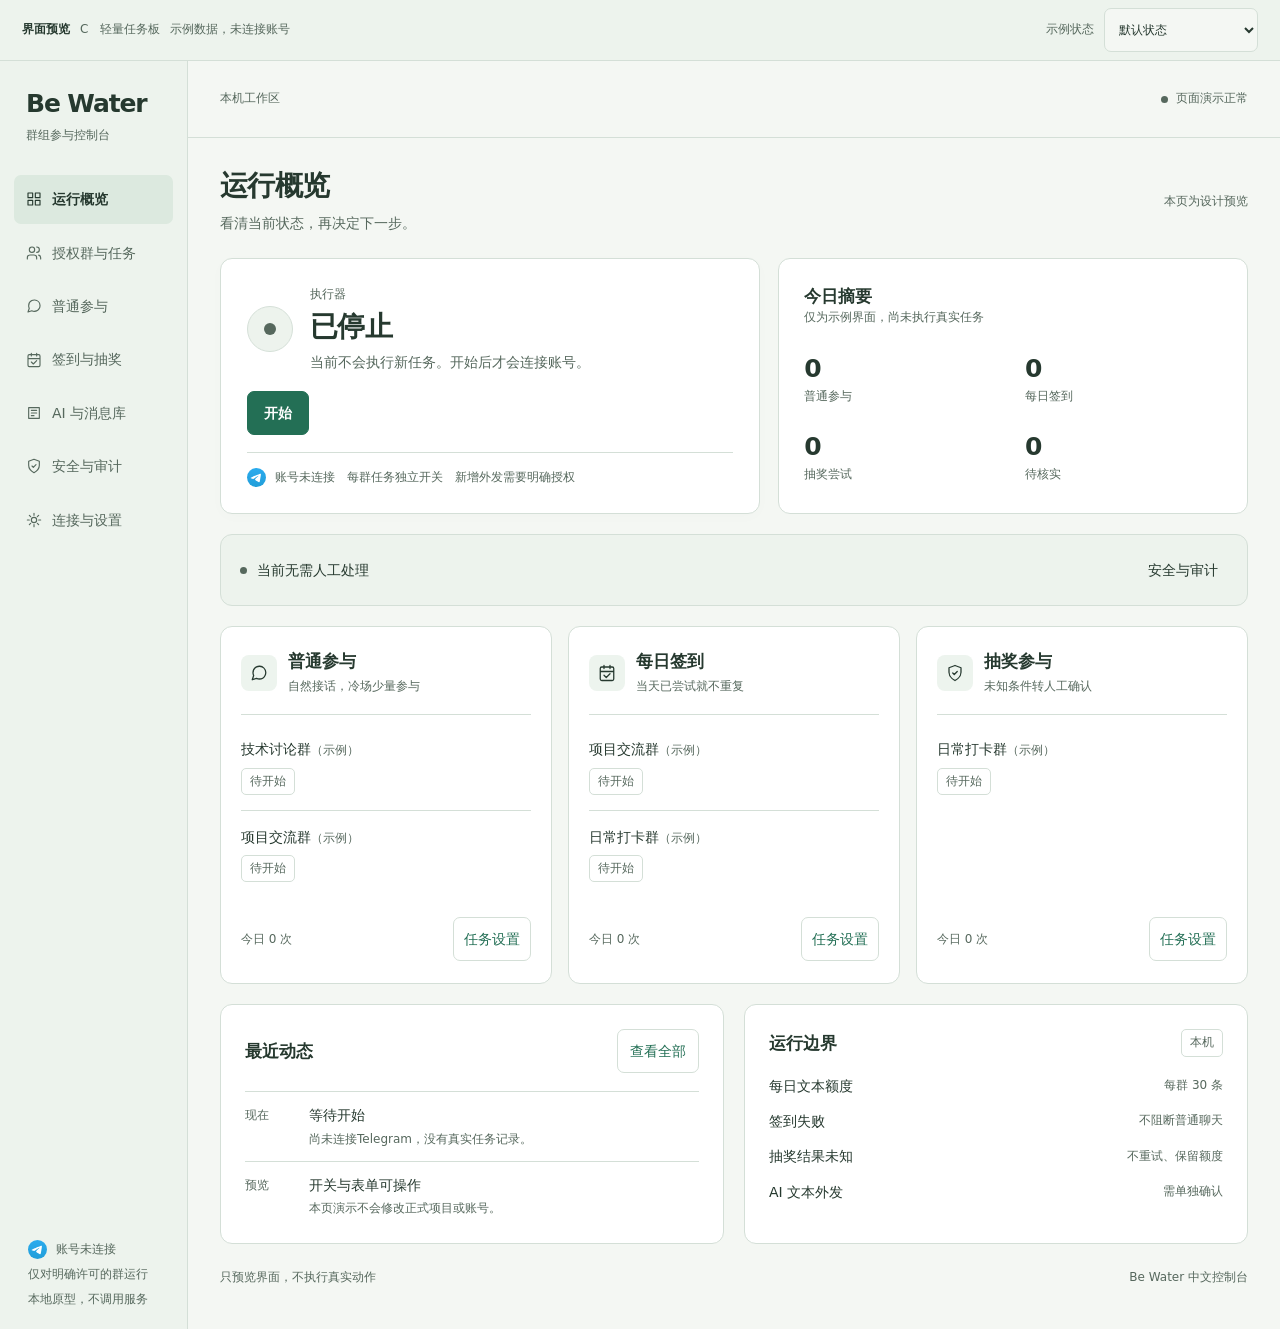
<file: design-demos/dir-3.html>
<!doctype html>
<html lang="zh-CN"><head><meta charset="utf-8"><meta name="viewport" content="width=device-width,initial-scale=1"><meta name="color-scheme" content="light dark"><title>Be Water · 轻量任务板</title>
<!-- 本页是待选界面方向；内容依据现有七个功能入口。群名称和开关为示例，计数为零，不调用API、不读取配置、不代表真实运行；形态由独立三类任务与明确的外发控制边界推导。未获用户选择前不应用到正式界面。 -->
<style>
:root{--bg:#15171c;--surface:#1c1f26;--surface-raised:#232730;--surface-muted:#191c22;--foreground:#edf1f8;--muted:#aeb8c8;--border:#373e4a;--accent:#295bc2;--accent-soft:#233657;--on-accent:#fff;--good:#9ad7bc;--good-bg:#193e31;--warn:#ffdba2;--warn-bg:#49351b;--radius:10px;--control-radius:7px;--sidebar:218px;font-family:"Segoe UI","Microsoft YaHei UI","Microsoft YaHei",system-ui,sans-serif;font-size:14px;line-height:1.6;color-scheme:dark}
*{box-sizing:border-box}[hidden]{display:none!important}body{margin:0;background:var(--bg);color:var(--foreground)}button,input,select,textarea{font:inherit}button,a,label,input,select{-webkit-tap-highlight-color:transparent}button{cursor:pointer}button:disabled{opacity:.48;cursor:not-allowed}button,input,select,textarea{color:var(--foreground)}button{min-height:44px;padding:10px 16px;border:1px solid var(--border);border-radius:var(--control-radius);background:var(--surface)}button:hover:not(:disabled){background:var(--surface-raised)}button.primary{background:var(--accent);color:var(--on-accent);border-color:var(--accent);font-weight:650}button.primary:hover{filter:brightness(1.1)}button.ghost{background:transparent}button.danger{color:var(--foreground);border-color:var(--border)}button.danger:hover{background:var(--surface-raised)}button:focus-visible,a:focus-visible,input:focus-visible,select:focus-visible,textarea:focus-visible{outline:3px solid var(--focus,#94baff);outline-offset:3px}a{color:var(--link,#a9c6ff);text-underline-offset:3px}button svg{flex:none}svg.icon{width:18px;height:18px;fill:none;stroke:currentColor;stroke-width:1.7;stroke-linecap:round;stroke-linejoin:round}h1,h2,h3,p{margin:0}h1{font-size:27px;line-height:1.3;letter-spacing:-.025em;font-weight:650}h2{font-size:17px;line-height:1.45;font-weight:650}h3{font-size:15px;font-weight:650}p{font-size:14px}.muted{color:var(--muted)}.small,.eyebrow{font-size:12px;color:var(--muted)}.strong{font-weight:650}.preview{min-height:52px;padding:8px 22px;border-bottom:1px solid var(--border);display:flex;align-items:center;justify-content:space-between;gap:16px;background:var(--surface-muted)}.preview-label{display:flex;align-items:center;gap:10px;font-size:12px;color:var(--muted)}.preview-label b{font-weight:650;color:var(--foreground)}.preview-controls{display:flex;align-items:center;gap:10px}.preview-controls label{font-size:12px;color:var(--muted)}.preview-controls select{min-height:44px;width:154px;padding:5px 10px;font-size:12px}.shell{display:grid;grid-template-columns:var(--sidebar) minmax(0,1fr);min-height:calc(100vh - 52px)}.sidebar{border-right:1px solid var(--border);padding:26px 14px 20px;display:flex;flex-direction:column;background:var(--surface-muted)}.brand{font-size:24px;letter-spacing:-.045em;font-weight:650;line-height:1.2}.brand-sub{color:var(--muted);font-size:12px;margin-top:7px;letter-spacing:0}.sidebar .brand-wrap{padding:0 16px 28px}.navigation{display:grid;gap:5px}.nav-item{display:flex;align-items:center;gap:12px;width:100%;min-height:46px;text-align:left;padding:11px 14px;background:transparent;border:1px solid transparent;color:var(--muted);white-space:nowrap}.nav-item[aria-current=page]{color:var(--foreground);background:var(--surface-raised);font-weight:600}.nav-item:hover{color:var(--foreground)}.sidebar-foot{margin-top:auto;padding:36px 14px 0;font-size:12px;color:var(--muted)}.sidebar-foot p{font-size:12px;margin-top:6px}.platform{display:flex;gap:9px;align-items:center}.platform img{width:19px;height:19px}.workspace{min-width:0}.appbar{min-height:76px;display:flex;align-items:center;justify-content:space-between;padding:14px 32px;border-bottom:1px solid var(--border);gap:18px}.appbar .location{display:flex;align-items:center;gap:12px}.appbar .location strong{font-size:14px}.connection{display:flex;gap:8px;align-items:center;color:var(--muted);font-size:12px}.dot{width:7px;height:7px;border-radius:50%;background:var(--muted);display:inline-block;flex:none}.controls{display:flex;align-items:center;gap:10px;flex-wrap:wrap}.workspace main{max-width:1500px;margin:auto;padding:30px 32px 42px}.page-head{display:flex;align-items:center;justify-content:space-between;gap:20px;margin-bottom:23px}.page-head p{color:var(--muted);margin-top:8px}.page-head .head-meta{font-size:12px;color:var(--muted);white-space:nowrap}.section-stack{display:grid;gap:20px}.panel{padding:24px;border:1px solid var(--border);border-radius:var(--radius);background:var(--surface);min-width:0}.panel-title{display:flex;align-items:center;justify-content:space-between;gap:16px;margin-bottom:18px}.panel-title button{padding:7px 12px;background:transparent}.panel-title p{color:var(--muted);margin-top:5px}.status-panel{display:grid;grid-template-columns:minmax(0,1fr) auto;align-items:center;gap:22px;padding:25px 27px}.engine{display:flex;align-items:center;gap:17px}.engine-indicator{width:46px;height:46px;border:1px solid var(--border);background:var(--surface-raised);display:grid;place-items:center;border-radius:50%}.engine-indicator span{width:12px;height:12px;background:var(--muted);border-radius:50%}.engine-state{font-size:28px;letter-spacing:-.025em;line-height:1.3;font-weight:650}.engine-note{margin-top:6px;color:var(--muted);font-size:14px}.state-label{font-size:12px;color:var(--muted);margin-bottom:5px}.state-running .engine-indicator span{background:var(--good)}.state-paused .engine-indicator span{background:var(--warn)}.minor-status{margin-top:20px;display:flex;align-items:center;gap:25px;border-top:1px solid var(--border);padding-top:15px;grid-column:1/-1;color:var(--muted);font-size:12px}.minor-status .platform{font-size:12px}.summary-strip{display:grid;grid-template-columns:repeat(4,1fr);border:1px solid var(--border);border-radius:var(--radius);background:var(--surface-muted)}.summary-item{padding:17px 23px;display:flex;gap:13px;align-items:baseline;min-width:0}.summary-item+.summary-item{border-left:1px solid var(--border)}.summary-item strong{font-size:25px;line-height:1.2;font-weight:600;font-variant-numeric:tabular-nums;letter-spacing:-.03em}.summary-item span{font-size:12px;color:var(--muted)}.attention{display:flex;align-items:center;justify-content:space-between;gap:16px;border:1px solid var(--border);border-radius:var(--radius);padding:13px 19px;background:var(--surface-muted)}.attention .message{display:flex;align-items:center;gap:10px;flex-wrap:wrap;font-size:14px}.attention button{border:0;background:transparent;padding:7px 10px;font-size:14px}.attention-alert{background:var(--warn-bg);color:var(--warn);border-color:var(--warn)}.attention-alert button{color:inherit}.attention-alert p{margin-top:5px}.badge{display:inline-flex;align-items:center;gap:6px;border:1px solid var(--border);border-radius:5px;font-size:12px;padding:3px 8px;white-space:nowrap;color:var(--muted)}.badge.warn{background:var(--warn-bg);color:var(--warn);border-color:var(--warn)}.badge.good{background:var(--good-bg);color:var(--good);border-color:var(--good)}.badge .dot{width:5px;height:5px}.task-table{width:100%;border-collapse:collapse;font-size:14px}.task-table th{font-size:12px;font-weight:500;color:var(--muted);text-align:left;padding:0 12px 12px;border-bottom:1px solid var(--border)}.task-table td{padding:16px 12px;border-bottom:1px solid var(--border);vertical-align:middle}.task-table tr:last-child td{border-bottom:0}.task-table th:first-child,.task-table td:first-child{padding-left:0}.task-table th:last-child,.task-table td:last-child{padding-right:0}.group-name{font-weight:600;font-size:14px;display:block}.group-meta{font-size:12px;color:var(--muted);margin-top:4px}.task-table .task-value{font-size:12px;color:var(--muted)}.task-table .quota{font-size:12px;color:var(--muted);font-variant-numeric:tabular-nums}.row-action{min-width:70px;padding:7px 12px;background:transparent}.overview-bottom{display:grid;grid-template-columns:1.4fr 1fr;gap:20px}.event-row{display:grid;grid-template-columns:48px 1fr;gap:16px;padding:12px 0;border-top:1px solid var(--border)}.event-row:first-child{border-top:0;padding-top:0}.event-row:last-child{padding-bottom:0}.event-time{color:var(--muted);font-size:12px;padding-top:2px;font-variant-numeric:tabular-nums}.event-row p{font-size:14px}.event-row small{font-size:12px;color:var(--muted)}.safety-rows{display:grid;gap:13px}.safety-row{display:flex;justify-content:space-between;align-items:center;gap:16px;font-size:14px}.safety-row span:last-child{color:var(--muted);font-size:12px}.form-grid{display:grid;grid-template-columns:repeat(2,minmax(0,1fr));gap:20px}.form-grid label,.field{display:grid;gap:8px;font-size:14px;color:var(--foreground)}input,select,textarea{width:100%;min-height:44px;border:1px solid var(--border);border-radius:var(--control-radius);padding:10px 12px;background:var(--bg)}textarea{resize:vertical;line-height:1.8;min-height:150px}input::placeholder,textarea::placeholder{color:var(--muted);opacity:1}.field-help{font-size:12px;color:var(--muted);margin-top:5px}.form-footer{display:flex;align-items:center;gap:16px;flex-wrap:wrap;margin-top:24px}.form-footer p{font-size:12px;color:var(--muted)}.form-error{color:var(--warn);background:var(--warn-bg);padding:12px 15px;border-radius:6px;margin:16px 0 0;font-size:14px}.choice-row{display:flex;align-items:center;justify-content:space-between;padding:15px 0;gap:20px;border-bottom:1px solid var(--border)}.choice-row:last-child{border-bottom:0}.choice-row small{font-size:12px;color:var(--muted)}.switch{position:relative;display:inline-flex;align-items:center;justify-content:center;gap:10px;min-height:44px;min-width:52px;cursor:pointer;font-size:14px;flex:none}.switch input{position:absolute;opacity:0;width:44px;height:44px;left:0;top:0;margin:0;cursor:pointer;min-height:0}.switch-track{width:34px;height:19px;border-radius:20px;border:1px solid var(--border);background:var(--surface-raised);position:relative;transition:background .16s;pointer-events:none}.switch-track:after{content:"";position:absolute;width:13px;height:13px;background:var(--muted);border-radius:50%;left:2px;top:2px;transition:transform .16s}.switch input:checked+.switch-track{background:var(--accent);border-color:var(--accent)}.switch input:checked+.switch-track:after{transform:translateX(15px);background:#fff}.switch input:focus-visible+.switch-track{outline:3px solid var(--focus,#94baff);outline-offset:4px}.group-editor{border:1px solid var(--border);border-radius:var(--radius);padding:20px;margin-top:15px;background:var(--surface-muted)}.group-editor-head{display:flex;justify-content:space-between;align-items:center;gap:15px;margin-bottom:14px}.group-flags{display:grid;grid-template-columns:repeat(3,1fr);gap:15px}.group-flags .flag{display:flex;align-items:center;justify-content:space-between;border-top:1px solid var(--border);padding:8px 0;font-size:14px;gap:12px}.search{max-width:300px}.empty{min-height:120px;display:flex;flex-direction:column;justify-content:center;align-items:flex-start;gap:7px}.empty strong{font-size:16px}.empty p{color:var(--muted)}.flow-note{font-size:12px;color:var(--muted);padding-top:15px}.content-view{animation:appear .16s ease-out}.lane-grid{display:grid;grid-template-columns:repeat(3,minmax(0,1fr));gap:16px}.lane{border:1px solid var(--border);border-radius:var(--radius);background:var(--surface);padding:22px}.lane-head{display:flex;align-items:center;gap:11px;padding-bottom:18px;border-bottom:1px solid var(--border)}.lane-symbol{width:36px;height:36px;background:var(--surface-raised);border-radius:8px;display:grid;place-items:center}.lane-head h2{font-size:17px}.lane-head p{font-size:12px;color:var(--muted);margin-top:3px}.lane-body{display:grid;gap:0;margin-top:8px}.lane-item{padding:15px 0;border-bottom:1px solid var(--border);font-size:14px}.lane-item:last-child{border-bottom:0}.lane-item .group-meta{margin-top:7px}.lane-footer{margin-top:17px;display:flex;align-items:center;justify-content:space-between;font-size:12px;color:var(--muted)}.lane-footer button{font-size:14px;padding:8px 10px}.page-note{margin-top:20px;color:var(--muted);font-size:12px}.full-width{grid-column:1/-1}.info-line{display:flex;align-items:center;justify-content:space-between;gap:16px;padding:13px 0;border-bottom:1px solid var(--border);font-size:14px}.info-line span:last-child{color:var(--muted);font-size:12px}.info-line:last-child{border-bottom:0}dialog{color:var(--foreground);background:var(--surface);border:1px solid var(--border);border-radius:12px;padding:28px;width:min(480px,calc(100vw - 32px));box-shadow:0 24px 100px #0006}dialog::backdrop{background:#0008}dialog h2{font-size:21px;margin-bottom:13px}dialog p{line-height:1.8;color:var(--muted)}dialog .controls{justify-content:flex-end;margin-top:24px}dialog input{margin-top:15px}dialog .dialog-error{color:var(--warn);font-size:14px;margin-top:10px}#toast{position:fixed;bottom:24px;left:50%;transform:translateX(-50%);padding:13px 20px;max-width:calc(100vw - 30px);background:var(--foreground);color:var(--bg);border-radius:8px;font-size:14px;box-shadow:0 6px 25px #0003;z-index:100}.field-unit{position:relative}.field-unit input{padding-right:42px}.field-unit span{position:absolute;right:13px;top:10px;color:var(--muted);font-size:14px}.list-toolbar{display:flex;align-items:center;justify-content:space-between;gap:16px;padding-bottom:16px;margin-bottom:4px;border-bottom:1px solid var(--border)}.list-toolbar h2{font-size:17px}.light-list{display:grid}.list-group{display:grid;grid-template-columns:minmax(150px,1.3fr) minmax(220px,1fr) 100px;gap:22px;padding:21px 0;align-items:center;border-bottom:1px solid var(--border)}.list-group:last-child{border-bottom:0}.inline-tasks{display:flex;gap:14px;justify-content:space-between}.inline-tasks div{display:grid;gap:5px}.inline-tasks span{font-size:12px;color:var(--muted)}.inline-tasks strong{font-size:14px;font-weight:500}.inline-state{color:var(--muted);font-size:12px;text-align:right}.page-footer{display:flex;justify-content:space-between;gap:15px;margin-top:24px;color:var(--muted);font-size:12px}@keyframes appear{from{opacity:.4;transform:translateY(3px)}to{opacity:1;transform:none}}@media(prefers-reduced-motion:reduce){*,*:before,*:after{animation:none!important;transition:none!important}}@media(max-width:1100px){.workspace main{padding:24px}.appbar{padding:14px 24px}.task-table .optional{display:none}.lane-grid{gap:12px}.lane{padding:18px}.summary-item{padding:15px 18px;flex-wrap:wrap;gap:6px}}@media(max-width:760px){.preview{padding:10px 16px;align-items:flex-start;gap:10px;flex-direction:column}.preview-controls{width:100%;justify-content:space-between}.preview-controls select{min-height:44px;width:180px}.shell{display:block}.sidebar{padding:18px 16px 8px;border-right:0;border-bottom:1px solid var(--border)}.sidebar .brand-wrap{padding:0 0 15px}.brand{font-size:22px}.sidebar .brand-sub{display:none}.navigation{display:flex;gap:4px;overflow-x:auto;padding-bottom:5px}.nav-item{width:auto;flex:none;min-height:44px;padding:9px 12px}.nav-item svg{display:none}.sidebar-foot{display:none}.appbar{padding:12px 16px;min-height:64px}.appbar .location .location-sub{display:none}.appbar .connection{max-width:160px}.workspace main{padding:23px 16px}.page-head{align-items:flex-start;margin-bottom:20px}.page-head .head-meta{display:none}h1{font-size:24px}.page-head p{font-size:14px;margin-top:7px}.panel{padding:18px}.status-panel{grid-template-columns:1fr;gap:18px;padding:21px}.status-panel>.controls{padding-top:0;gap:8px}.status-panel>.controls button{flex:1}.engine{gap:13px}.engine-state{font-size:27px}.minor-status{flex-wrap:wrap;gap:12px;margin-top:0;padding-top:14px}.summary-strip{grid-template-columns:repeat(2,1fr)}.summary-item{display:flex;padding:15px 18px;gap:11px}.summary-item:nth-child(3){border-left:0}.summary-item:nth-child(n+3){border-top:1px solid var(--border)}.summary-item strong{font-size:24px}.summary-item span{font-size:12px}.attention{padding:11px 15px;align-items:flex-start}.attention .message{font-size:14px}.attention button{padding:7px 0;flex:none}.overview-bottom{grid-template-columns:1fr;gap:16px}.panel-title{gap:10px}.task-table thead{display:none}.task-table,.task-table tbody{display:block}.task-table tr{display:grid;grid-template-columns:repeat(3,1fr);gap:7px 8px;border-bottom:1px solid var(--border);padding:17px 0}.task-table td{display:block;border:0;padding:0!important;min-width:0}.task-table td:first-child{grid-column:1/-1;margin-bottom:7px}.task-table td:last-child{grid-column:3;grid-row:2;text-align:right}.task-table .quota{grid-column:1/3}.task-table .task-value:before{content:attr(data-label);display:block;color:var(--muted);font-size:12px;margin-bottom:3px}.task-table .task-value[data-label=抽奖]{grid-column:1/3}.task-table .optional{display:none}.task-table .row-action{min-height:44px}.form-grid{grid-template-columns:1fr;gap:18px}.full-width{grid-column:auto}.group-editor{padding:16px}.group-editor-head{align-items:flex-start}.group-flags{gap:10px}.group-flags .flag{display:grid;gap:2px}.group-flags .switch{justify-content:flex-start}.panel-title .search{max-width:140px}.lane-grid{grid-template-columns:1fr}.lane{padding:20px}.list-group{grid-template-columns:1fr;gap:15px}.inline-tasks{justify-content:flex-start;gap:30px}.inline-state{text-align:left}.page-footer{display:grid;gap:5px}.event-row{gap:12px}.controls .primary{min-width:92px}.form-footer{gap:12px}.form-footer p{flex-basis:100%}}

@media(max-width:760px){body{font-size:16px}.page-head p,.engine-note,.attention .message,.event-row p,.empty p,.safety-row,.info-line,.group-name,.lane-item,.inline-tasks strong,.form-grid label,.field,button,input,textarea{font-size:16px}.attention-alert{flex-direction:column;align-items:stretch}.attention-alert .controls{justify-content:space-between}.attention-alert p{font-size:16px}.page-head p{line-height:1.6}.panel-title button,.lane-footer button{font-size:14px}}

.mobile-navigation{display:none}.lane{display:flex;flex-direction:column}.lane-footer{margin-top:auto;padding-top:20px}.appbar{min-height:62px}
@media(max-width:760px){.sidebar .navigation{display:none}.mobile-navigation{display:grid;grid-template-columns:40px minmax(0,1fr);gap:12px;align-items:center;padding:0 0 8px}.mobile-navigation label{font-size:14px;color:var(--muted)}.mobile-navigation select{font-size:16px}.sidebar .brand-wrap{padding-bottom:18px}.appbar{min-height:55px}.task-table .task-value{padding-top:2px!important}}

:root{color-scheme:light;--bg:#f4f7f3;--surface:#fff;--surface-raised:#eaf1eb;--surface-muted:#edf3ed;--foreground:#26392f;--muted:#56685d;--border:#d4dfd7;--accent:#236f55;--accent-soft:#e4f0e8;--on-accent:#fff;--good:#236145;--good-bg:#e7f3ea;--warn:#83500a;--warn-bg:#fff1d8;--link:#236f55;--focus:#236f55;--radius:12px;--sidebar:188px}.sidebar{background:#edf3ed;padding-top:28px}.sidebar .brand-wrap{padding-left:12px;padding-bottom:30px}.sidebar .brand{font-size:25px}.nav-item{gap:10px;padding:12px 11px}.nav-item svg{width:16px;height:16px}.nav-item[aria-current=page]{background:#dce9df}.appbar{background:transparent;min-height:77px}.appbar .location-sub{display:none}.workspace main{padding-top:30px}.page-head h1{font-size:28px;font-weight:600}.status-panel{background:#fff;padding:26px;box-shadow:0 3px 16px #244b2c04}.engine-indicator{background:#edf3ed;border-color:#d5e0d8}.engine-state{font-size:28px;font-weight:600}.c-status{display:grid;grid-template-columns:1.15fr 1fr;gap:18px}.c-status .status-panel{grid-template-columns:1fr;gap:17px}.c-status .status-panel>.controls{align-self:end}.c-status .minor-status{margin-top:0;padding-top:15px;gap:12px}.c-brief{padding:25px;display:grid;gap:18px;align-content:space-between}.c-brief .summary-strip{border:0;background:transparent}.c-brief .summary-item{display:grid;gap:3px;padding:4px 12px}.c-brief .summary-item:first-child{padding-left:0}.c-brief .summary-item strong{font-size:25px}.c-brief .summary-item+.summary-item{border-left:0}.c-brief .summary-strip{grid-template-columns:repeat(2,1fr);row-gap:18px}.c-brief .summary-item:nth-child(3){padding-left:0}.c-brief .summary-item span{font-size:12px}.lane{padding:22px 20px}.lane-symbol{background:#edf4ee}.lane-footer button{border-color:var(--border);color:var(--link)}.panel-title button{color:var(--link)}.overview-bottom{grid-template-columns:1fr 1fr}@media(max-width:1150px){.c-status{grid-template-columns:1fr}.c-brief{display:flex;align-items:center;justify-content:space-between}.c-brief .summary-strip{display:flex;gap:20px}.c-brief .summary-item{padding:0!important}.c-brief .summary-item strong{font-size:22px}.lane{padding:18px 14px}.lane-head{gap:8px}.lane-head h2{font-size:16px}.lane-footer{align-items:flex-start;gap:8px}}@media(max-width:760px){.sidebar{padding:18px 16px 8px}.sidebar .brand-wrap{padding:0 0 16px}.nav-item{padding:9px 12px}.workspace main{padding-top:24px}.page-head h1{font-size:25px}.c-brief{display:grid;gap:16px}.c-brief .summary-strip{display:grid;grid-template-columns:1fr 1fr;gap:18px}.c-brief .summary-item{display:flex;gap:10px}.c-brief .summary-item:nth-child(n+3){border-top:0}.c-status .status-panel{padding:21px}.lane{padding:21px}.overview-bottom{grid-template-columns:1fr}}</style></head><body>
<div class="preview"><div class="preview-label"><b>界面预览</b><span>C　轻量任务板</span><span>示例数据，未连接账号</span></div><div class="preview-controls"><label for="scenario">示例状态</label><select id="scenario"><option value="normal">默认状态</option><option value="unknown">结果未知示例</option><option value="offline">连接中断示例</option></select></div></div>
<div class="shell"><aside class="sidebar"><div class="brand-wrap"><div class="brand">Be Water</div><div class="brand-sub">群组参与控制台</div></div><nav class="navigation" aria-label="主要功能"><button class="nav-item" data-view="overview" aria-current="page"><svg class="icon" aria-hidden="true" viewBox="0 0 24 24"><path d="M3 3h7v7H3z M14 3h7v7h-7z M3 14h7v7H3z M14 14h7v7h-7z"></path></svg><span>运行概览</span></button><button class="nav-item" data-view="groups" aria-current="false"><svg class="icon" aria-hidden="true" viewBox="0 0 24 24"><path d="M16 21v-2a4 4 0 0 0-4-4H6a4 4 0 0 0-4 4v2 M16 3a4 4 0 0 1 0 8 M22 21v-2a4 4 0 0 0-3-3.87 M13 7a4 4 0 1 1-8 0 4 4 0 0 1 8 0"></path></svg><span>授权群与任务</span></button><button class="nav-item" data-view="chat" aria-current="false"><svg class="icon" aria-hidden="true" viewBox="0 0 24 24"><path d="M21 11.5a8.4 8.4 0 0 1-.9 3.8 8.5 8.5 0 0 1-7.6 4.7 8.4 8.4 0 0 1-3.8-.9L3 21l1.9-5.7a8.4 8.4 0 0 1-.9-3.8 8.5 8.5 0 0 1 4.7-7.6 8.4 8.4 0 0 1 3.8-.9h.5a8.5 8.5 0 0 1 8 8v.5"></path></svg><span>普通参与</span></button><button class="nav-item" data-view="lottery" aria-current="false"><svg class="icon" aria-hidden="true" viewBox="0 0 24 24"><path d="M8 2v4 M16 2v4 M3 10h18 M5 4h14a2 2 0 0 1 2 2v14a2 2 0 0 1-2 2H5a2 2 0 0 1-2-2V6a2 2 0 0 1 2-2 M8 15l3 3 5-5"></path></svg><span>签到与抽奖</span></button><button class="nav-item" data-view="content" aria-current="false"><svg class="icon" aria-hidden="true" viewBox="0 0 24 24"><path d="M4 4h16v16H4z M8 8h8 M8 12h8 M8 16h4"></path></svg><span>AI 与消息库</span></button><button class="nav-item" data-view="audit" aria-current="false"><svg class="icon" aria-hidden="true" viewBox="0 0 24 24"><path d="M12 22s8-4 8-11V5l-8-3-8 3v6c0 7 8 11 8 11 M9 12l2 2 4-4"></path></svg><span>安全与审计</span></button><button class="nav-item" data-view="settings" aria-current="false"><svg class="icon" aria-hidden="true" viewBox="0 0 24 24"><path d="M12 8a4 4 0 1 0 0 8 4 4 0 0 0 0-8 M12 2v3 M12 19v3 M2 12h3 M19 12h3 M5 5l2 2 M17 17l2 2 M5 19l2-2 M17 7l2-2"></path></svg><span>连接与设置</span></button></nav><div class="mobile-navigation"><label for="mobile-view">页面</label><select id="mobile-view" aria-label="选择页面"><option value="overview">运行概览</option><option value="groups">授权群与任务</option><option value="chat">普通参与</option><option value="lottery">签到与抽奖</option><option value="content">AI 与消息库</option><option value="audit">安全与审计</option><option value="settings">连接与设置</option></select></div><div class="sidebar-foot"><div class="platform"><img src="[data-uri]" alt="Telegram"><span>账号未连接</span></div><p>仅对明确许可的群运行</p><p>本地原型，不调用服务</p></div></aside><div class="workspace"><header class="appbar"><div class="location"><span class="small">本机工作区</span><strong id="breadcrumb" hidden>运行概览</strong></div><span class="connection"><span class="dot"></span><span id="connection-label">页面演示正常</span></span></header><main><section data-page="overview" class="content-view"><div class="page-head"><div><h1>运行概览</h1><p>看清当前状态，再决定下一步。</p></div><span class="head-meta">本页为设计预览</span></div><div class="section-stack"><div class="c-status"><section class="panel status-panel"><div class="engine"><div class="engine-indicator" aria-hidden="true"><span></span></div><div><p class="state-label">执行器</p><p class="engine-state" id="engine-state">已停止</p><p class="engine-note" id="engine-note">当前不会执行新任务。开始后才会连接账号。</p></div></div><div class="controls"><button class="primary" data-action="start">开始</button><button data-action="pause" hidden>暂停</button><button class="danger" data-action="stop" hidden>停止</button></div><div class="minor-status"><span class="platform"><img src="[data-uri]" alt="Telegram"><span>账号未连接</span></span><span>每群任务独立开关</span><span>新增外发需要明确授权</span></div></section><section class="panel c-brief"><div><h2>今日摘要</h2><p class="small">仅为示例界面，尚未执行真实任务</p></div><div class="summary-strip"><div class="summary-item"><strong>0</strong><span>普通参与</span></div><div class="summary-item"><strong>0</strong><span>每日签到</span></div><div class="summary-item"><strong>0</strong><span>抽奖尝试</span></div><div class="summary-item"><strong data-pending>0</strong><span>待核实</span></div></div></section></div><div class="attention" id="attention-normal"><div class="message"><span class="dot"></span>当前无需人工处理</div><button data-view="audit">安全与审计</button></div><div class="attention attention-alert" id="attention-unknown" hidden><div><strong>项目交流群的抽奖结果未知（示例）</strong><p>仅冻结该群抽奖，不自动重试；聊天和签到不受影响。</p></div><div class="controls"><button data-review>查看原消息</button><button data-recover>核实后恢复</button></div></div><div class="attention attention-alert" id="offline-note" hidden><p>页面连接中断不等于后台停止。此处仅演示提醒，没有真实后台。</p></div><div class="lane-grid"><section class="lane"><div class="lane-head"><span class="lane-symbol"><svg class="icon" aria-hidden="true" viewBox="0 0 24 24"><path d="M21 11.5a8.4 8.4 0 0 1-.9 3.8 8.5 8.5 0 0 1-7.6 4.7 8.4 8.4 0 0 1-3.8-.9L3 21l1.9-5.7a8.4 8.4 0 0 1-.9-3.8 8.5 8.5 0 0 1 4.7-7.6 8.4 8.4 0 0 1 3.8-.9h.5a8.5 8.5 0 0 1 8 8v.5"></path></svg></span><div><h2>普通参与</h2><p>自然接话，冷场少量参与</p></div></div><div class="lane-body"><div class="lane-item"><span>技术讨论群<span class="small">（示例）</span></span><div class="group-meta"><span class="badge group-current">待开始</span></div></div><div class="lane-item"><span>项目交流群<span class="small">（示例）</span></span><div class="group-meta"><span class="badge group-current">待开始</span></div></div></div><div class="lane-footer"><span>今日 0 次</span><button data-view="groups">任务设置</button></div></section><section class="lane"><div class="lane-head"><span class="lane-symbol"><svg class="icon" aria-hidden="true" viewBox="0 0 24 24"><path d="M8 2v4 M16 2v4 M3 10h18 M5 4h14a2 2 0 0 1 2 2v14a2 2 0 0 1-2 2H5a2 2 0 0 1-2-2V6a2 2 0 0 1 2-2 M8 15l3 3 5-5"></path></svg></span><div><h2>每日签到</h2><p>当天已尝试就不重复</p></div></div><div class="lane-body"><div class="lane-item"><span>项目交流群<span class="small">（示例）</span></span><div class="group-meta"><span class="badge group-current">待开始</span></div></div><div class="lane-item"><span>日常打卡群<span class="small">（示例）</span></span><div class="group-meta"><span class="badge group-current">待开始</span></div></div></div><div class="lane-footer"><span>今日 0 次</span><button data-view="groups">任务设置</button></div></section><section class="lane"><div class="lane-head"><span class="lane-symbol"><svg class="icon" aria-hidden="true" viewBox="0 0 24 24"><path d="M12 22s8-4 8-11V5l-8-3-8 3v6c0 7 8 11 8 11 M9 12l2 2 4-4"></path></svg></span><div><h2>抽奖参与</h2><p>未知条件转人工确认</p></div></div><div class="lane-body"><div class="lane-item"><span>日常打卡群<span class="small">（示例）</span></span><div class="group-meta"><span class="badge group-current">待开始</span></div></div></div><div class="lane-footer"><span>今日 0 次</span><button data-view="groups">任务设置</button></div></section></div><div class="overview-bottom"><section class="panel"><div class="panel-title"><h2>最近动态</h2><button data-view="audit">查看全部</button></div><div class="event-row"><span class="event-time">现在</span><div><p>等待开始</p><small>尚未连接Telegram，没有真实任务记录。</small></div></div><div class="event-row"><span class="event-time">预览</span><div><p>开关与表单可操作</p><small>本页演示不会修改正式项目或账号。</small></div></div></section><section class="panel"><div class="panel-title"><h2>运行边界</h2><span class="badge">本机</span></div><div class="safety-rows"><div class="safety-row"><span>每日文本额度</span><span>每群 30 条</span></div><div class="safety-row"><span>签到失败</span><span>不阻断普通聊天</span></div><div class="safety-row"><span>抽奖结果未知</span><span>不重试、保留额度</span></div><div class="safety-row"><span>AI 文本外发</span><span>需单独确认</span></div></div></section></div></div></section><section data-page="groups" hidden><div class="page-head"><div><h1>授权群与任务</h1><p>每群分别选择任务，未获许可的群不运行。</p></div></div><section class="panel"><div class="panel-title"><h2>示例群组</h2><input id="group-search" class="search" placeholder="查找示例群" aria-label="查找示例群"></div><article class="group-editor" data-name="技术讨论群"><div class="group-editor-head"><div><h2>技术讨论群<span class="small">（示例）</span></h2><p class="group-meta">示例开关不代表真实群已获授权</p></div><span class="badge">待开始</span></div><div class="group-flags"><div class="flag"><span>普通参与</span><label class="switch"><input type="checkbox" role="switch" aria-label="技术讨论群普通参与" data-group-switch="0:0" checked><span class="switch-track"></span></label></div><div class="flag"><span>每日签到</span><label class="switch"><input type="checkbox" role="switch" aria-label="技术讨论群每日签到" data-group-switch="0:1" ><span class="switch-track"></span></label></div><div class="flag"><span>抽奖参与</span><label class="switch"><input type="checkbox" role="switch" aria-label="技术讨论群抽奖参与" data-group-switch="0:2" ><span class="switch-track"></span></label></div></div></article><article class="group-editor" data-name="项目交流群"><div class="group-editor-head"><div><h2>项目交流群<span class="small">（示例）</span></h2><p class="group-meta">示例开关不代表真实群已获授权</p></div><span class="badge">待开始</span></div><div class="group-flags"><div class="flag"><span>普通参与</span><label class="switch"><input type="checkbox" role="switch" aria-label="项目交流群普通参与" data-group-switch="1:0" checked><span class="switch-track"></span></label></div><div class="flag"><span>每日签到</span><label class="switch"><input type="checkbox" role="switch" aria-label="项目交流群每日签到" data-group-switch="1:1" checked><span class="switch-track"></span></label></div><div class="flag"><span>抽奖参与</span><label class="switch"><input type="checkbox" role="switch" aria-label="项目交流群抽奖参与" data-group-switch="1:2" ><span class="switch-track"></span></label></div></div></article><article class="group-editor" data-name="日常打卡群"><div class="group-editor-head"><div><h2>日常打卡群<span class="small">（示例）</span></h2><p class="group-meta">示例开关不代表真实群已获授权</p></div><span class="badge">待开始</span></div><div class="group-flags"><div class="flag"><span>普通参与</span><label class="switch"><input type="checkbox" role="switch" aria-label="日常打卡群普通参与" data-group-switch="2:0" ><span class="switch-track"></span></label></div><div class="flag"><span>每日签到</span><label class="switch"><input type="checkbox" role="switch" aria-label="日常打卡群每日签到" data-group-switch="2:1" checked><span class="switch-track"></span></label></div><div class="flag"><span>抽奖参与</span><label class="switch"><input type="checkbox" role="switch" aria-label="日常打卡群抽奖参与" data-group-switch="2:2" checked><span class="switch-track"></span></label></div></div></article><div class="form-footer"><button class="primary" data-save>保存预览开关</button><p>只保留本页演示状态，不改真实授权。</p></div></section></section><section data-page="chat" hidden><div class="page-head"><div><h1>普通参与</h1><p>额度是上限，不会强迫发满。</p></div></div><form id="chat-form" class="panel preview-form" novalidate><div class="panel-title"><h2>参与策略</h2><span class="badge">全群共用参数</span></div><div class="form-grid"><label>每日文本额度<div class="field-unit"><input type="number" name="daily_limit" value="30" min="1" max="1000"><span>条</span></div></label><label>冷场阈值<div class="field-unit"><input type="number" value="10" min="1"><span>分</span></div></label><label>问题回复概率<div class="field-unit"><input type="number" value="70" min="0" max="100"><span>%</span></div></label><label>讨论回复概率<div class="field-unit"><input type="number" value="15" min="0" max="100"><span>%</span></div></label><label>回复等待最短<input type="number" value="20" min="0"></label><label>回复等待最长<input type="number" value="90" min="0"></label></div><p class="field-help">等待期间仍会观察新消息，话题变化会取消旧候选。</p><p class="form-error" role="alert" hidden></p><div class="form-footer"><button class="primary" type="submit">保存预览设置</button><p>参数仅用于此页展示。</p></div></form></section><section data-page="lottery" hidden><div class="page-head"><div><h1>签到与抽奖</h1><p>签到失败不阻断聊天，抽奖有独立安全边界。</p></div></div><div class="section-stack"><form class="panel preview-form"><div class="panel-title"><h2>扫描与参与</h2><span class="badge">上海自然日</span></div><div class="form-grid"><label>扫描间隔<div class="field-unit"><input type="number" value="60" min="15"><span>分</span></div></label><label>每群抽奖日上限<input type="number" value="10" min="1" max="50"></label><label>账号抽奖日上限<input type="number" value="30" min="1" max="200"></label><label>参与方式<select><option>受限自动参与，复杂条件转人工</option></select></label></div><p class="field-help">外链、加群、转发、关注、验证码和支付均不会自动执行。</p><div class="form-footer"><button class="primary" type="submit">保存预览设置</button></div></form><section class="panel"><div class="panel-title"><h2>抽奖记录</h2><span class="badge">0 条</span></div><div class="empty"><strong>还没有发现记录</strong><p>真实运行前不会显示成功参与或中奖结果。</p></div><button data-info="可用顶部的示例状态选择查看结果未知的界面。查看原消息与确认恢复始终是分开的操作。">了解未知结果处理</button></section></div></section><section data-page="content" hidden><div class="page-head"><div><h1>AI 与消息库</h1><p>AI 需要明确外发同意，消息库内容始终由你控制。</p></div></div><div class="section-stack"><section class="panel"><div class="panel-title"><h2>AI 内容生成</h2><span class="badge">未启用</span></div><p class="muted">此原型没有接入AI服务，不会上传文本或消耗额度。</p><div class="form-grid" style="margin-top:20px"><label>接口地址<input placeholder="请在正式应用中配置" autocomplete="off"></label><label>接口密钥<input type="password" placeholder="预览不需要密钥" autocomplete="off"></label></div><p class="field-help">请勿在设计原型中填写真实密钥。</p></section><form id="library-form" class="panel preview-form" novalidate><div class="panel-title"><h2>共享消息库</h2><span id="library-count" class="badge">2 条</span></div><label class="field">每行一条<textarea id="library-text">以下为演示文本，不会用于真实发送。
你可以编辑本页内容，查看保存反馈。</textarea></label><p class="field-help">句中逗号保留，不会把一条消息拆成多条。</p><p class="form-error" role="alert" hidden></p><div class="form-footer"><button class="primary" type="submit">保存预览内容</button><p>不会写入消息文件。</p></div></form></div></section><section data-page="audit" hidden><div class="page-head"><div><h1>安全与审计</h1><p>查看不等于确认恢复，结果未知不会自动重试。</p></div></div><div class="section-stack"><section class="panel"><div class="panel-title"><h2>保护状态</h2><span class="badge">没有真实账号</span></div><div class="info-line"><span>当前执行器</span><span>仅本页演示</span></div><div class="info-line"><span>平台连接</span><span>未连接Telegram</span></div><div class="info-line"><span>SQLite / 会话</span><span>原型不读取任何运行数据</span></div><div class="info-line"><span>结果未知处理</span><span>人工核实后独立恢复</span></div></section><section class="panel"><div class="panel-title"><h2>审计记录</h2><span class="badge">无数据</span></div><div class="empty"><strong>这里没有真实运行记录</strong><p>设计预览不读取账号、群名称、消息或历史数据库。</p></div><button data-info="正式应用的历史清理只能停止后人工执行；安全冻结不应被清理动作隐式解除。">了解历史清理边界</button></section></div></section><section data-page="settings" hidden><div class="page-head"><div><h1>连接与设置</h1><p>保存配置不会连接账号，开始才会进入真实运行。</p></div></div><form class="panel preview-form"><div class="panel-title"><h2>账号连接</h2><span class="badge">预览未连接</span></div><p class="muted" style="margin-bottom:22px">首次使用：填写账号设置，再到授权群确认许可，最后回到概览开始。这里不需要填写真实凭据。</p><div class="form-grid"><label>API ID<input type="text" placeholder="设计预览请留空" autocomplete="off"></label><label>API Hash<input type="password" placeholder="设计预览请留空" autocomplete="off"></label><label>手机号<input type="tel" placeholder="含国际区号，原型不需要填写" autocomplete="off"></label><label>代理类型<select><option>HTTP</option><option>SOCKS5</option><option>SOCKS4</option></select></label><label>代理地址<input placeholder="可选，留空不使用" autocomplete="off"></label><label>代理端口<input type="number" placeholder="可选"></label></div><div class="form-footer"><button class="primary" type="submit">保存预览设置</button><p>不会保存密钥、会话或正式配置。</p></div></form></section><footer class="page-footer"><span>只预览界面，不执行真实动作</span><span>Be Water 中文控制台</span></footer></main></div></div>
<dialog id="confirm-dialog" aria-labelledby="dialog-title"><h2 id="dialog-title"></h2><p id="dialog-text"></p><input id="confirm-phrase" aria-label="确认恢复" placeholder="输入：确认恢复" autocomplete="off" hidden><p id="dialog-error" class="dialog-error" role="alert" hidden>请输入“确认恢复”后再继续</p><div class="controls"><button id="dialog-cancel">取消</button><button id="dialog-confirm" class="primary">确认</button></div></dialog><div id="toast" role="status" aria-live="polite" hidden></div>
<script>
'use strict';
const preview={phase:'stopped',scenario:'normal',groups:[[true,false,false],[true,true,false],[false,true,true]],logs:[]};
const phases={stopped:['已停止','当前不会执行新任务。开始后才会连接账号。'],running:['运行中（演示）','仅模拟运行状态，没有连接账号或发送请求。'],paused:['已暂停（演示）','新的动作已暂停；本页没有真实后台。']};
let confirmAction=null,requirePhrase=false,toastTimer;
/** 显示本页操作反馈，不写入任何项目文件。 */
function toast(message){const target=document.querySelector('#toast');target.textContent=message;target.hidden=false;clearTimeout(toastTimer);toastTimer=setTimeout(()=>target.hidden=true,3200);}
/** 切换已有功能视图，不发起导航请求。 */
function showView(name){document.querySelectorAll('[data-page]').forEach(page=>page.hidden=page.dataset.page!==name);document.querySelectorAll('[data-view]').forEach(button=>button.setAttribute('aria-current',button.dataset.view===name?'page':'false'));const nav=document.querySelector('.nav-item[data-view="'+name+'"]');document.querySelector('#breadcrumb').textContent=nav?nav.textContent.trim():'运行概览';document.querySelector('#mobile-view').value=name;window.scrollTo({top:0,behavior:'instant'});}
/** 统一确认框，危险恢复必须输入确认文本。 */
function dialog(title,text,action=null,phrase=false){document.querySelector('#dialog-title').textContent=title;document.querySelector('#dialog-text').textContent=text;const input=document.querySelector('#confirm-phrase');input.hidden=!phrase;input.value='';requirePhrase=phrase;confirmAction=action;document.querySelector('#dialog-error').hidden=true;document.querySelector('#dialog-confirm').textContent=action?'确认':'已了解';document.querySelector('#dialog-cancel').hidden=!action;document.querySelector('#confirm-dialog').showModal();}
/** 把连接、执行器与待处理事项分别渲染。 */
function render(){const [state,note]=phases[preview.phase];document.querySelector('#engine-state').textContent=state;document.querySelector('#engine-note').textContent=note;document.querySelector('.status-panel').className='panel status-panel state-'+preview.phase;document.querySelectorAll('[data-action="start"]').forEach(button=>button.hidden=preview.phase!=='stopped');document.querySelectorAll('[data-action="pause"]').forEach(button=>{button.hidden=preview.phase==='stopped';button.textContent=preview.phase==='paused'?'恢复':'暂停';});document.querySelectorAll('[data-action="stop"]').forEach(button=>button.hidden=preview.phase==='stopped');document.querySelectorAll('.group-current').forEach(el=>el.textContent=preview.phase==='running'?'观察中（演示）':preview.phase==='paused'?'已暂停':'待开始');const unknown=preview.scenario==='unknown';document.querySelectorAll('[data-pending]').forEach(el=>el.textContent=unknown?'1':'0');document.querySelector('#attention-normal').hidden=unknown;document.querySelector('#attention-unknown').hidden=!unknown;document.querySelector('#offline-note').hidden=preview.scenario!=='offline';document.querySelector('#connection-label').textContent=preview.scenario==='offline'?'页面连接中断（示例）':'页面演示正常';document.querySelectorAll('[data-action="start"]').forEach(button=>button.disabled=preview.scenario==='offline');document.querySelectorAll('[data-group-switch]').forEach(input=>{const [group,task]=input.dataset.groupSwitch.split(':').map(Number);input.checked=preview.groups[group][task];});}
/** 只切换演示执行器，真实账号始终未连接。 */
function control(action){if(action==='start'){dialog('开始本页演示','这只是界面预览，确认后仅改变页面状态。不会连接Telegram、调用AI或发送消息。',()=>{preview.phase='running';render();toast('已开始界面演示，账号仍未连接');});}else if(action==='pause'){preview.phase=preview.phase==='paused'?'running':'paused';render();toast(preview.phase==='paused'?'演示已暂停':'演示已恢复');}else if(action==='stop'){dialog('停止本页演示','停止后保留本页示例设置。此页面没有真实后台任务。',()=>{preview.phase='stopped';render();toast('演示已停止');});}}
/** 各表单只校验与保留当前页面内容，不提交到API。 */
function saveForm(form){const error=form.querySelector('.form-error');if(error)error.hidden=true;if(form.id==='chat-form'){const value=Number(form.querySelector('[name="daily_limit"]').value);if(!Number.isInteger(value)||value<1||value>1000){error.textContent='每日文本额度必须是1–1000之间的整数';error.hidden=false;return;}}if(form.id==='library-form'){const value=document.querySelector('#library-text').value.trim();if(!value){error.textContent='请先输入消息，每行一条';error.hidden=false;return;}document.querySelector('#library-count').textContent=value.split(/\n/).filter(line=>line.trim()).length+' 条';}toast('已保留本页预览内容，未修改正式配置');}
/** 页面事件只响应当前原型中的明确选择。 */
function setup(){document.querySelector('#mobile-view').addEventListener('change',event=>showView(event.target.value));document.querySelectorAll('[data-view]').forEach(button=>button.addEventListener('click',()=>showView(button.dataset.view)));document.querySelectorAll('[data-action]').forEach(button=>button.addEventListener('click',()=>control(button.dataset.action)));document.querySelectorAll('[data-group-switch]').forEach(input=>input.addEventListener('change',()=>{const [group,task]=input.dataset.groupSwitch.split(':').map(Number);preview.groups[group][task]=input.checked;render();toast('已修改预览开关，未触及正式任务');}));document.querySelector('#scenario').addEventListener('change',event=>{preview.scenario=event.target.value;render();});document.querySelectorAll('form.preview-form').forEach(form=>form.addEventListener('submit',event=>{event.preventDefault();saveForm(form);}));document.querySelectorAll('[data-info]').forEach(button=>button.addEventListener('click',()=>dialog('功能说明',button.dataset.info)));document.querySelectorAll('[data-save]').forEach(button=>button.addEventListener('click',()=>toast('已保留本页预览内容，未修改正式配置')));document.querySelector('#dialog-cancel').addEventListener('click',()=>document.querySelector('#confirm-dialog').close());document.querySelector('#dialog-confirm').addEventListener('click',()=>{if(requirePhrase&&document.querySelector('#confirm-phrase').value!=='确认恢复'){document.querySelector('#dialog-error').hidden=false;return;}document.querySelector('#confirm-dialog').close();if(confirmAction)confirmAction();});document.querySelectorAll('[data-review]').forEach(button=>button.addEventListener('click',()=>dialog('查看原消息（演示）','这里只预览查看流程，不会真正打开Telegram；查看原消息不会解除抽奖冻结。')));document.querySelectorAll('[data-recover]').forEach(button=>button.addEventListener('click',()=>dialog('恢复该群抽奖（演示）','应先核对原消息和结果。恢复不会自动重试未知动作；这里只改变示例状态。',()=>{preview.scenario='normal';document.querySelector('#scenario').value='normal';render();toast('已恢复示例状态，没有执行平台操作');},true)));document.querySelector('#group-search').addEventListener('input',event=>{const value=event.target.value.trim();document.querySelectorAll('.group-editor').forEach(row=>row.hidden=!row.dataset.name.includes(value));});render();}
setup();
</script></body></html>
</file>
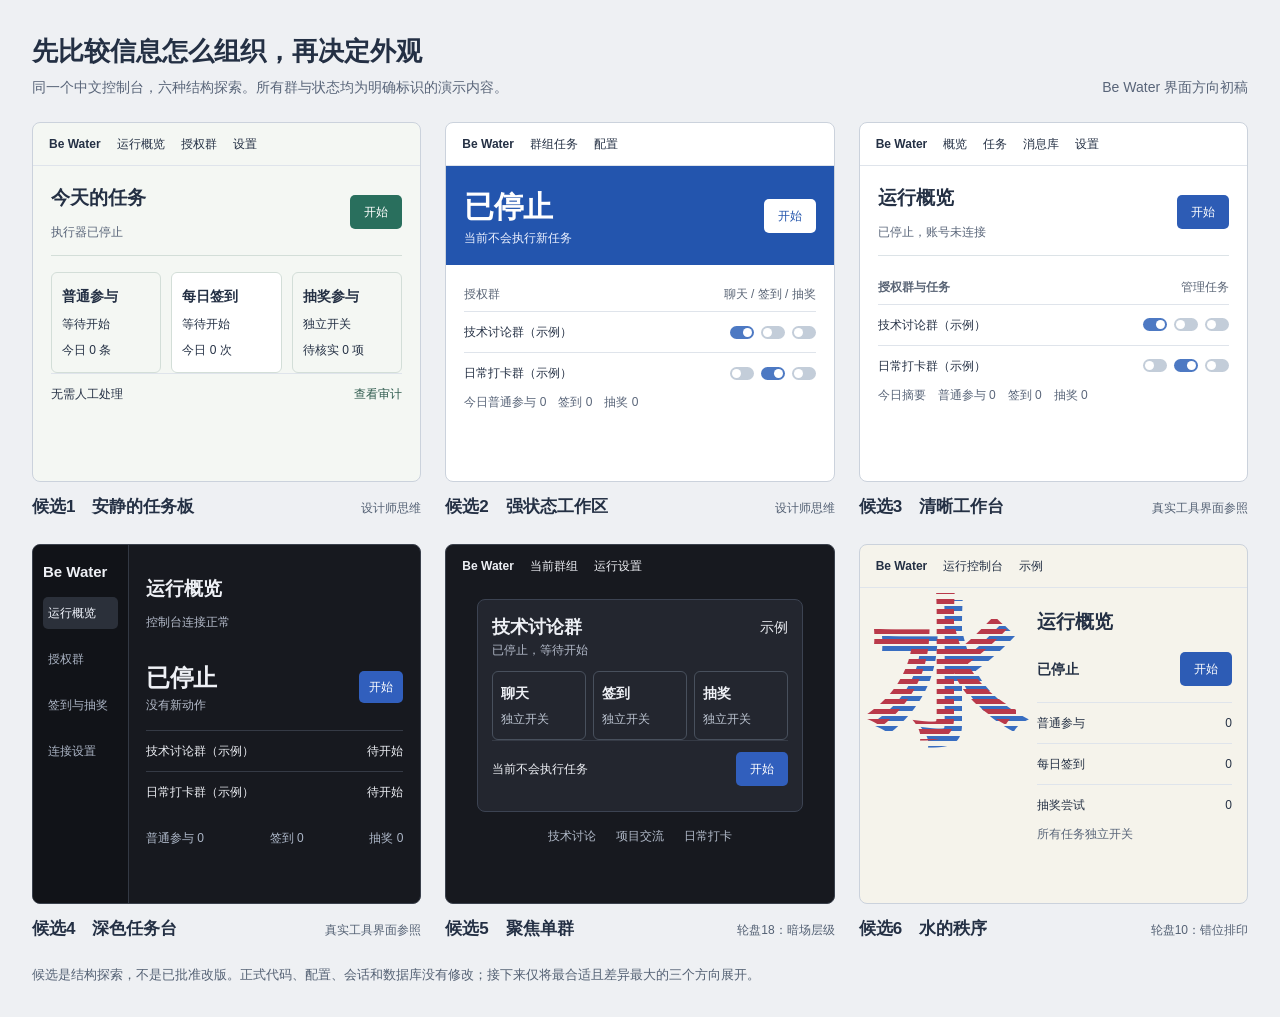
<file: design-demos/thumbs.html>
<!doctype html>
<html lang="zh-CN">
<head><meta charset="utf-8"><meta name="viewport" content="width=device-width,initial-scale=1"><title>Be Water 六个界面方向</title>
<style>
*{box-sizing:border-box}body{margin:0;background:#eef0f3;color:#243044;font:14px/1.5 "Segoe UI","Microsoft YaHei UI",sans-serif;padding:32px}header{display:flex;align-items:flex-end;justify-content:space-between;margin-bottom:24px}h1{font-size:26px;margin:0 0 6px}p{margin:0;color:#596579}.grid{display:grid;grid-template-columns:repeat(3,minmax(0,1fr));gap:24px}.candidate{min-width:0}.label{display:flex;justify-content:space-between;align-items:baseline;margin-top:12px}.label strong{font-size:17px}.label span{font-size:12px;color:#546174}.screen{height:360px;overflow:hidden;border:1px solid #cbd2dc;border-radius:8px;background:#fff;position:relative}.screen h2{font-size:19px;margin:0 0 10px}.screen h3{font-size:14px;margin:0}.screen p,.screen small{font-size:12px}.mini-nav{display:flex;gap:16px;font-size:12px;padding:12px 16px;border-bottom:1px solid #dfe4eb}.brand{font-weight:650}.inner{padding:18px}.status{display:flex;justify-content:space-between;gap:12px;align-items:center}.status b{font-size:26px;letter-spacing:-.02em}.action{font-size:12px;padding:8px 14px;border-radius:5px;background:#2d5cb5;color:white;white-space:nowrap}.hint{font-size:12px;color:#5e6b7a}.line{height:1px;background:#dce3e7;margin:14px 0}.taskcols{display:grid;grid-template-columns:repeat(3,1fr);gap:10px;margin-top:16px}.task{border:1px solid #d3ded8;padding:13px 10px;border-radius:6px}.task div{margin-top:8px;font-size:12px}.row{display:flex;align-items:center;justify-content:space-between;border-top:1px solid #dfe4eb;gap:10px;padding:11px 0;font-size:12px}.dots{display:flex;gap:7px}.toggle{display:inline-block;width:24px;height:13px;border-radius:8px;background:#c3cdd9;position:relative}.toggle:after{content:"";position:absolute;width:9px;height:9px;top:2px;left:2px;border-radius:50%;background:#fff}.toggle.on{background:#4d79c3}.toggle.on:after{left:13px}.dark{background:#17191f;color:#eef0f5;border-color:#3b414c}.dark .hint,.dark p{color:#b4bbca}.dark .row{border-color:#353a45}.dark .line{background:#353a45}.dark .mini-nav{border-color:#353a45}.dark .action{background:#315fbd}.quiet{background:#f4f7f3}.quiet .action{background:#296f5d}.quiet .status{border-bottom:1px solid #d3ded8;padding-bottom:14px}.quiet .task:nth-child(2){background:#fff}.blue .state{background:#2355ae;color:white;padding:18px}.blue .state p{color:#edf2ff}.blue .state b{font-size:30px}.blue .state .action{background:white;color:#2455ac}.blue .inner{padding-top:12px}.tablehead{display:flex;justify-content:space-between;font-size:12px;color:#5a6576;padding:8px 0}.sidebar{position:absolute;left:0;top:0;bottom:0;width:96px;padding:16px 10px;border-right:1px solid #333944;background:#111318;font-size:12px}.sidebar .brand{font-size:15px}.sidebar .item{margin-top:14px;padding:7px 5px;color:#aab3c3}.sidebar .item.selected{background:#2b303a;color:#f4f7ff;border-radius:5px}.workspace{margin-left:96px;padding:17px}.workspace .status{padding:13px 0 16px}.workspace .status b{font-size:24px}.workspace .action{padding:7px 10px}.stats{display:flex;justify-content:space-between;margin:17px 0;font-size:12px;color:#aeb8c9}.focus .mini-nav{border:0}.focused{width:84%;margin:26px auto 0;padding:20px;background:#23262f;border:1px solid #3c4352;border-radius:8px}.focused{margin-top:12px;padding:14px}.focused h2{margin-bottom:0;font-size:18px}.focused .taskcols{gap:7px;margin-top:12px}.focused .task{padding:8px}.focused .task div{margin-top:6px}.focus .caption{margin-top:10px}.focused .task{border-color:#48505d;padding:11px 8px}.focused .task div{color:#bcc4d1}.focus .caption{display:flex;justify-content:center;gap:20px;margin-top:15px;font-size:12px;color:#b2bbca}.playful{background:#f5f3eb}.water{position:absolute;left:13px;top:55px;width:160px;font-size:151px;line-height:1;font-weight:900;color:transparent;background:repeating-linear-gradient(0deg,#386dc1 0 5px,transparent 5px 10px);background-clip:text;-webkit-background-clip:text}.water:after{content:"水";position:absolute;left:-8px;top:-7px;color:transparent;background:repeating-linear-gradient(0deg,#b9394a 0 5px,transparent 5px 10px);background-clip:text;-webkit-background-clip:text}.play-main{margin-left:177px;padding:20px 15px 0 0}.play-main .status{margin:16px 0}.tag{font-size:12px;color:#305c4f}.footer{margin-top:24px;font-size:13px;color:#546174}@media(max-width:850px){.grid{grid-template-columns:1fr}.screen{height:360px}body{padding:20px}header{display:block}header p{margin-top:8px}}
</style></head>
<body>
<header><div><h1>先比较信息怎么组织，再决定外观</h1><p>同一个中文控制台，六种结构探索。所有群与状态均为明确标识的演示内容。</p></div><p>Be Water 界面方向初稿</p></header>
<div class="grid">
<article class="candidate"><div class="screen quiet"><div class="mini-nav"><span class="brand">Be Water</span><span>运行概览</span><span>授权群</span><span>设置</span></div><div class="inner"><div class="status"><div><h2>今天的任务</h2><p>执行器已停止</p></div><span class="action">开始</span></div><div class="taskcols"><div class="task"><h3>普通参与</h3><div>等待开始</div><div>今日 0 条</div></div><div class="task"><h3>每日签到</h3><div>等待开始</div><div>今日 0 次</div></div><div class="task"><h3>抽奖参与</h3><div>独立开关</div><div>待核实 0 项</div></div></div><div class="row"><span>无需人工处理</span><span class="tag">查看审计</span></div></div></div><div class="label"><strong>候选1　安静的任务板</strong><span>设计师思维</span></div></article>
<article class="candidate"><div class="screen blue"><div class="mini-nav"><span class="brand">Be Water</span><span>群组任务</span><span>配置</span></div><div class="state"><div class="status"><div><b>已停止</b><p>当前不会执行新任务</p></div><span class="action">开始</span></div></div><div class="inner"><div class="tablehead"><span>授权群</span><span>聊天 / 签到 / 抽奖</span></div><div class="row"><span>技术讨论群（示例）</span><span class="dots"><i class="toggle on"></i><i class="toggle"></i><i class="toggle"></i></span></div><div class="row"><span>日常打卡群（示例）</span><span class="dots"><i class="toggle"></i><i class="toggle on"></i><i class="toggle"></i></span></div><p>今日普通参与 0　签到 0　抽奖 0</p></div></div><div class="label"><strong>候选2　强状态工作区</strong><span>设计师思维</span></div></article>
<article class="candidate"><div class="screen"><div class="mini-nav"><span class="brand">Be Water</span><span>概览</span><span>任务</span><span>消息库</span><span>设置</span></div><div class="inner"><div class="status"><div><h2>运行概览</h2><p>已停止，账号未连接</p></div><span class="action">开始</span></div><div class="line"></div><div class="tablehead"><strong>授权群与任务</strong><span>管理任务</span></div><div class="row"><span>技术讨论群（示例）</span><span class="dots"><i class="toggle on"></i><i class="toggle"></i><i class="toggle"></i></span></div><div class="row"><span>日常打卡群（示例）</span><span class="dots"><i class="toggle"></i><i class="toggle on"></i><i class="toggle"></i></span></div><p>今日摘要　普通参与 0　签到 0　抽奖 0</p></div></div><div class="label"><strong>候选3　清晰工作台</strong><span>真实工具界面参照</span></div></article>
<article class="candidate"><div class="screen dark"><div class="sidebar"><span class="brand">Be Water</span><div class="item selected">运行概览</div><div class="item">授权群</div><div class="item">签到与抽奖</div><div class="item">连接设置</div></div><div class="workspace"><div class="status"><div><h2>运行概览</h2><p class="hint">控制台连接正常</p></div></div><div class="status"><div><b>已停止</b><p>没有新动作</p></div><span class="action">开始</span></div><div class="row"><span>技术讨论群（示例）</span><span>待开始</span></div><div class="row"><span>日常打卡群（示例）</span><span>待开始</span></div><div class="stats"><span>普通参与 0</span><span>签到 0</span><span>抽奖 0</span></div></div></div><div class="label"><strong>候选4　深色任务台</strong><span>真实工具界面参照</span></div></article>
<article class="candidate"><div class="screen dark focus"><div class="mini-nav"><span class="brand">Be Water</span><span>当前群组</span><span>运行设置</span></div><div class="focused"><div class="status"><h2>技术讨论群</h2><span>示例</span></div><p>已停止，等待开始</p><div class="taskcols"><div class="task"><h3>聊天</h3><div>独立开关</div></div><div class="task"><h3>签到</h3><div>独立开关</div></div><div class="task"><h3>抽奖</h3><div>独立开关</div></div></div><div class="row"><span>当前不会执行任务</span><span class="action">开始</span></div></div><div class="caption"><span>技术讨论</span><span>项目交流</span><span>日常打卡</span></div></div><div class="label"><strong>候选5　聚焦单群</strong><span>轮盘18：暗场层级</span></div></article>
<article class="candidate"><div class="screen playful"><div class="mini-nav"><span class="brand">Be Water</span><span>运行控制台</span><span>示例</span></div><div class="water">水</div><div class="play-main"><h2>运行概览</h2><div class="status"><strong>已停止</strong><span class="action">开始</span></div><div class="row"><span>普通参与</span><span>0</span></div><div class="row"><span>每日签到</span><span>0</span></div><div class="row"><span>抽奖尝试</span><span>0</span></div><p>所有任务独立开关</p></div></div><div class="label"><strong>候选6　水的秩序</strong><span>轮盘10：错位排印</span></div></article>
</div><p class="footer">候选是结构探索，不是已批准改版。正式代码、配置、会话和数据库没有修改；接下来仅将最合适且差异最大的三个方向展开。</p>
</body></html>
</file>
